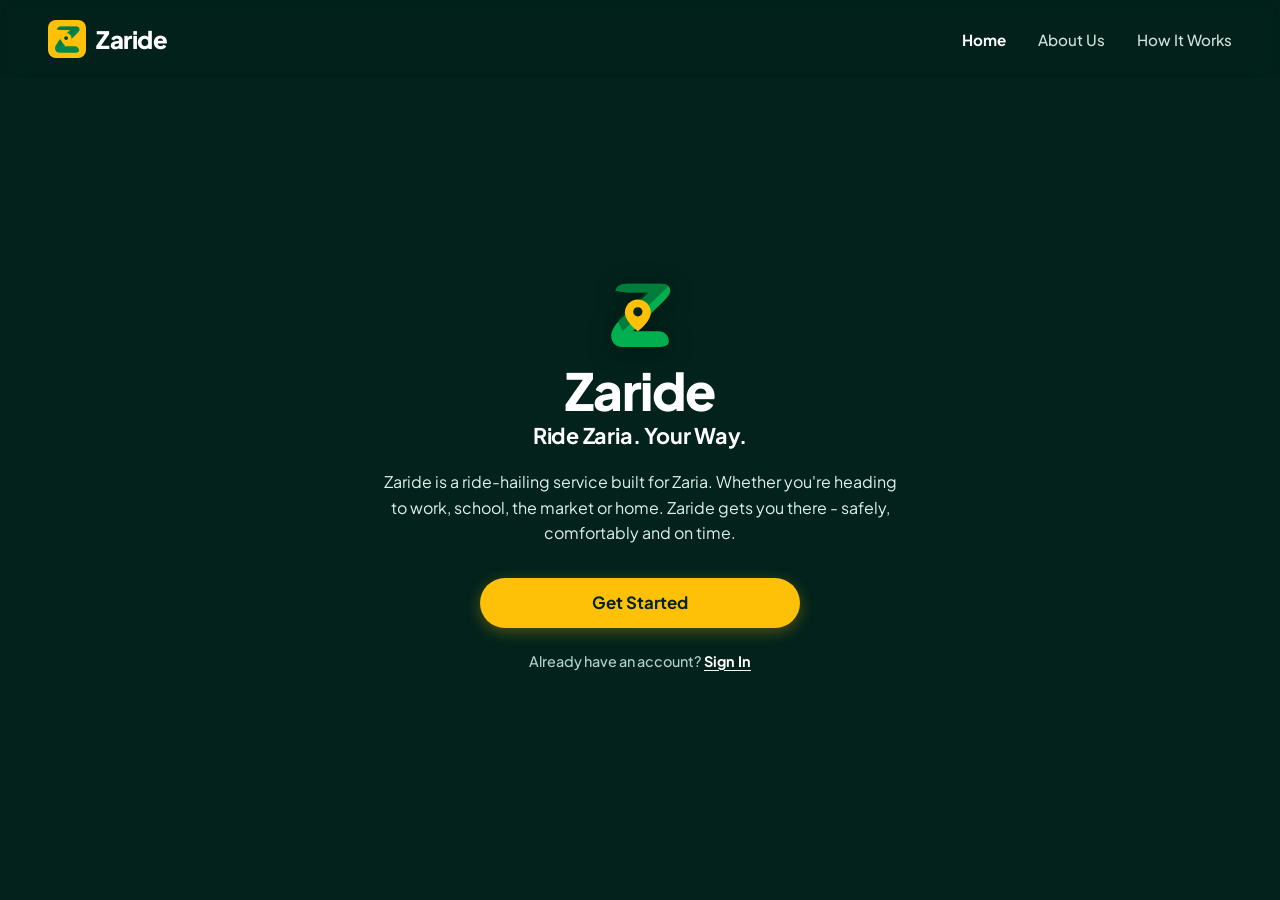
<file: index.html>
<!DOCTYPE html>
<html lang="en">
<head>
  <meta charset="UTF-8" />
  <meta name="viewport" content="width=device-width, initial-scale=1.0" />
  <title>Zaride - Ride Zaria. Your Way.</title>
  <!-- Google Fonts for sleek typography -->
  <link rel="preconnect" href="https://fonts.googleapis.com">
  <link rel="preconnect" href="https://fonts.gstatic.com" crossorigin>
  <link href="https://fonts.googleapis.com/css2?family=Plus+Jakarta+Sans:wght@400;500;600;700;800&display=swap" rel="stylesheet">
  <link rel="stylesheet" href="style.css" />
</head>
<body>

  <!-- Top Navigation Bar -->
  <header class="navbar">
    <div class="nav-container">
      <a href="#" class="brand-logo">
        <div class="logo-icon-wrapper">
          <!-- Stylized Z Logo SVG with Yellow Pin -->
          <svg class="nav-logo-svg" viewBox="0 0 500 500" fill="none" xmlns="http://www.w3.org/2000/svg">
            <path d="M 80,100 C 80,60 110,40 160,40 L 400,40 C 440,40 460,60 460,90 C 460,110 440,135 410,165 L 200,370 L 380,370 C 420,370 450,400 450,440 C 450,470 420,480 370,480 L 130,480 C 80,480 50,450 50,400 C 50,370 70,335 110,290 L 310,100 L 160,100 C 110,100 80,80 80,100 Z" fill="#008751"/>
            <path d="M 90,290 L 290,100 L 160,100 C 110,100 80,80 80,100 C 80,60 110,40 160,40 L 400,40 C 420,40 435,48 445,60 C 370,130 200,300 130,370 L 90,290 Z" fill="#00663d" opacity="0.4"/>
            <path d="M 235,150 C 185,150 145,190 145,240 C 145,305 235,370 235,370 C 235,370 325,305 325,240 C 325,190 285,150 235,150 Z" fill="#FFC107"/>
            <circle cx="235" cy="235" r="32" fill="#003d25"/>
          </svg>
        </div>
        <span class="brand-name">Zaride</span>
      </a>

      <nav class="nav-links">
        <a href="index.html" class="active">Home</a>
        <a href="about.html">About Us</a>
        <a href="how-it-works.html">How It Works</a>
      </nav>
    </div>
  </header>

  <!-- Hero Section -->
  <main class="hero-section" id="home">
    <div class="hero-content">
      
      <!-- Big Center Logo Pin -->
      <div class="center-logo">
        <svg class="hero-logo-svg" viewBox="0 0 500 500" fill="none" xmlns="http://www.w3.org/2000/svg">
          <path d="M 80,100 C 80,60 110,40 160,40 L 400,40 C 440,40 460,60 460,90 C 460,110 440,135 410,165 L 200,370 L 380,370 C 420,370 450,400 450,440 C 450,470 420,480 370,480 L 130,480 C 80,480 50,450 50,400 C 50,370 70,335 110,290 L 310,100 L 160,100 C 110,100 80,80 80,100 Z" fill="#00B050"/>
          <path d="M 90,290 L 290,100 L 160,100 C 110,100 80,80 80,100 C 80,60 110,40 160,40 L 400,40 C 420,40 435,48 445,60 C 370,130 200,300 130,370 L 90,290 Z" fill="#004D25" opacity="0.5"/>
          <path d="M 235,150 C 185,150 145,190 145,240 C 145,305 235,370 235,370 C 235,370 325,305 325,240 C 325,190 285,150 235,150 Z" fill="#FFC107"/>
          <circle cx="235" cy="235" r="32" fill="#02221b"/>
        </svg>
      </div>

      <!-- Main Headline -->
      <h1 class="hero-title">Zaride</h1>
      <p class="hero-subtitle">Ride Zaria. Your Way.</p>

      <!-- Custom Description Text -->
      <p class="hero-description">
        Zaride is a ride-hailing service built for Zaria. Whether you're heading to work, school, the market or home. Zaride gets you there - safely, comfortably and on time.
      </p>

      <!-- Action Button -->
      <a href="join.html" class="btn-primary">Get Started</a>

      <!-- Account Sign-in Link -->
      <p class="account-prompt">
        Already have an account? <a href="signin.html" class="signin-link" id="signInBtn">Sign In</a>
      </p>
      
    </div>
  </main>

  

  <script src="script.js"></script>
</body>
</html>
</file>
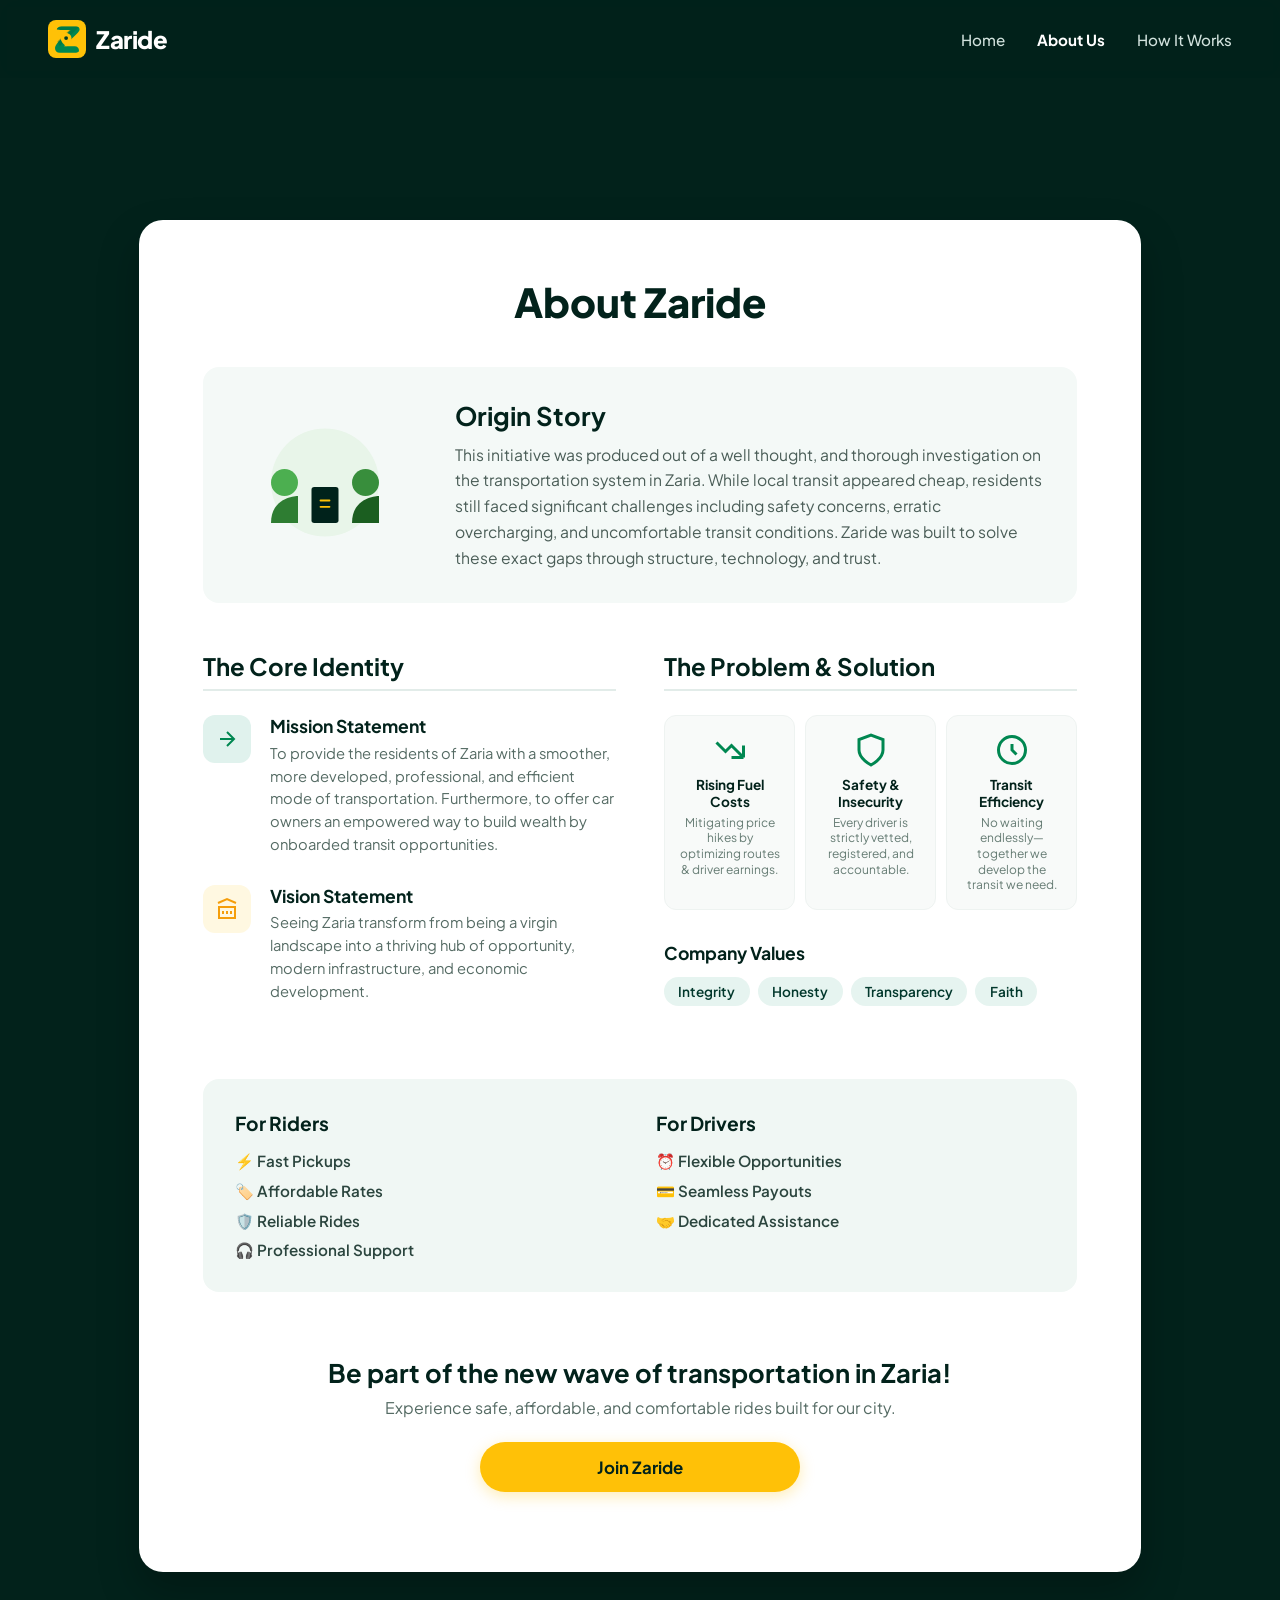
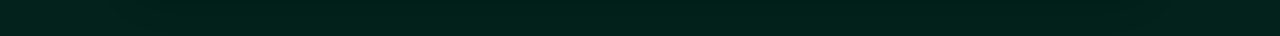
<file: about.html>
<!DOCTYPE html>
<html lang="en">
<head>
  <meta charset="UTF-8" />
  <meta name="viewport" content="width=device-width, initial-scale=1.0" />
  <title>About Us - Zaride</title>
  <link rel="preconnect" href="https://fonts.googleapis.com">
  <link rel="preconnect" href="https://fonts.gstatic.com" crossorigin>
  <link href="https://fonts.googleapis.com/css2?family=Plus+Jakarta+Sans:wght@400;500;600;700;800&display=swap" rel="stylesheet">
  <link rel="stylesheet" href="style.css" />
</head>
<body class="about-page-body">

  <!-- Navigation Bar -->
  <header class="navbar">
    <div class="nav-container">
      <a href="index.html" class="brand-logo">
        <div class="logo-icon-wrapper">
          <svg class="nav-logo-svg" viewBox="0 0 500 500" fill="none" xmlns="http://www.w3.org/2000/svg">
            <path d="M 80,100 C 80,60 110,40 160,40 L 400,40 C 440,40 460,60 460,90 C 460,110 440,135 410,165 L 200,370 L 380,370 C 420,370 450,400 450,440 C 450,470 420,480 370,480 L 130,480 C 80,480 50,450 50,400 C 50,370 70,335 110,290 L 310,100 L 160,100 C 110,100 80,80 80,100 Z" fill="#008751"/>
            <path d="M 90,290 L 290,100 L 160,100 C 110,100 80,80 80,100 C 80,60 110,40 160,40 L 400,40 C 420,40 435,48 445,60 C 370,130 200,300 130,370 L 90,290 Z" fill="#00663d" opacity="0.4"/>
            <path d="M 235,150 C 185,150 145,190 145,240 C 145,305 235,370 235,370 C 235,370 325,305 325,240 C 325,190 285,150 235,150 Z" fill="#FFC107"/>
            <circle cx="235" cy="235" r="32" fill="#003d25"/>
          </svg>
        </div>
        <span class="brand-name">Zaride</span>
      </a>

      <nav class="nav-links">
        <a href="index.html">Home</a>
        <a href="about.html" class="active">About Us</a>
        <a href="how-it-works.html">How It Works</a>
      </nav>
    </div>
  </header>

  <!-- Hero Header with Zaria Landmark Background -->
  <section class="about-hero">
    <div class="about-hero-overlay"></div>
  </section>

  <!-- Main Card Area -->
  <main class="about-card-wrapper">
    <div class="about-card">
      <h1 class="page-title">About Zaride</h1>

      <!-- Origin Story Section -->
      <section class="story-section">
        <div class="story-illustration">
          <!-- Team / Investigation Illustration Graphic -->
          <svg viewBox="0 0 200 150" fill="none" xmlns="http://www.w3.org/2000/svg">
            <circle cx="100" cy="75" r="60" fill="#E8F5E9"/>
            <path d="M40 120 C40 90 70 90 70 90 L70 120 Z" fill="#2E7D32"/>
            <circle cx="55" cy="75" r="15" fill="#4CAF50"/>
            <path d="M130 120 C130 90 160 90 160 90 L160 120 Z" fill="#1B5E20"/>
            <circle cx="145" cy="75" r="15" fill="#388E3C"/>
            <rect x="85" y="80" width="30" height="40" rx="3" fill="#00221B"/>
            <path d="M95 95 L105 95 M95 102 L105 102" stroke="#FFC107" stroke-width="2" stroke-linecap="round"/>
          </svg>
        </div>
        <div class="story-text">
          <h2>Origin Story</h2>
          <p>
            This initiative was produced out of a well thought, and thorough investigation on the transportation system in Zaria. While local transit appeared cheap, residents still faced significant challenges including safety concerns, erratic overcharging, and uncomfortable transit conditions. Zaride was built to solve these exact gaps through structure, technology, and trust.
          </p>
        </div>
      </section>

      <!-- Grid for Identity & Problem/Solution -->
      <div class="about-grid">
        
        <!-- Column 1: Core Identity -->
        <div class="grid-col">
          <h2 class="col-title">The Core Identity</h2>
          
          <div class="identity-block">
            <div class="icon-wrap green-bg">
              <svg viewBox="0 0 24 24" fill="none" stroke="currentColor" stroke-width="2"><path d="M5 12h14M12 5l7 7-7 7"/></svg>
            </div>
            <div>
              <h3>Mission Statement</h3>
              <p>To provide the residents of Zaria with a smoother, more developed, professional, and efficient mode of transportation. Furthermore, to offer car owners an empowered way to build wealth by onboarded transit opportunities.</p>
            </div>
          </div>

          <div class="identity-block">
            <div class="icon-wrap yellow-bg">
              <svg viewBox="0 0 24 24" fill="none" stroke="currentColor" stroke-width="2"><path d="M3 21h18M3 10h18M3 6l9-4 9 4M4 10v11M20 10v11M8 14v3M12 14v3M16 14v3"/></svg>
            </div>
            <div>
              <h3>Vision Statement</h3>
              <p>Seeing Zaria transform from being a virgin landscape into a thriving hub of opportunity, modern infrastructure, and economic development.</p>
            </div>
          </div>
        </div>

        <!-- Column 2: The Problem & Solution -->
        <div class="grid-col">
          <h2 class="col-title">The Problem & Solution</h2>

          <div class="prob-sol-items">
            <div class="ps-card">
              <div class="ps-icon"><svg viewBox="0 0 24 24" stroke="currentColor" fill="none" stroke-width="2"><path d="M13 17h8m0 0V9m0 8l-8-8-4 4-6-6"/></svg></div>
              <h4>Rising Fuel Costs</h4>
              <p>Mitigating price hikes by optimizing routes & driver earnings.</p>
            </div>

            <div class="ps-card">
              <div class="ps-icon"><svg viewBox="0 0 24 24" stroke="currentColor" fill="none" stroke-width="2"><path d="M12 22s8-4 8-10V5l-8-3-8 3v7c0 6 8 10 8 10z"/></svg></div>
              <h4>Safety & Insecurity</h4>
              <p>Every driver is strictly vetted, registered, and accountable.</p>
            </div>

            <div class="ps-card">
              <div class="ps-icon"><svg viewBox="0 0 24 24" stroke="currentColor" fill="none" stroke-width="2"><path d="M12 8v4l3 3m6-3a9 9 0 11-18 0 9 9 0 0118 0z"/></svg></div>
              <h4>Transit Efficiency</h4>
              <p>No waiting endlessly—together we develop the transit we need.</p>
            </div>
          </div>

          <!-- Company Values -->
          <div class="values-section">
            <h3 class="sub-title">Company Values</h3>
            <div class="values-tags">
              <span>Integrity</span>
              <span>Honesty</span>
              <span>Transparency</span>
              <span>Faith</span>
            </div>
          </div>
        </div>
      </div>

      <!-- Market Differentiation: Riders & Drivers -->
      <section class="differentiation-section">
        <div class="diff-col">
          <h3>For Riders</h3>
          <ul class="diff-list">
            <li>⚡ Fast Pickups</li>
            <li>🏷️ Affordable Rates</li>
            <li>🛡️ Reliable Rides</li>
            <li>🎧 Professional Support</li>
          </ul>
        </div>
        <div class="diff-col">
          <h3>For Drivers</h3>
          <ul class="diff-list">
            <li>⏰ Flexible Opportunities</li>
            <li>💳 Seamless Payouts</li>
            <li>🤝 Dedicated Assistance</li>
          </ul>
        </div>
      </section>

      <!-- Bottom Call to Action -->
      <section class="about-cta">
        <h2>Be part of the new wave of transportation in Zaria!</h2>
        <p>Experience safe, affordable, and comfortable rides built for our city.</p>
        <a href="index.html#get-started" class="btn-primary">Join Zaride</a>
      </section>

    </div>
  </main>

  <script src="script.js"></script>
</body>
</html>
</file>
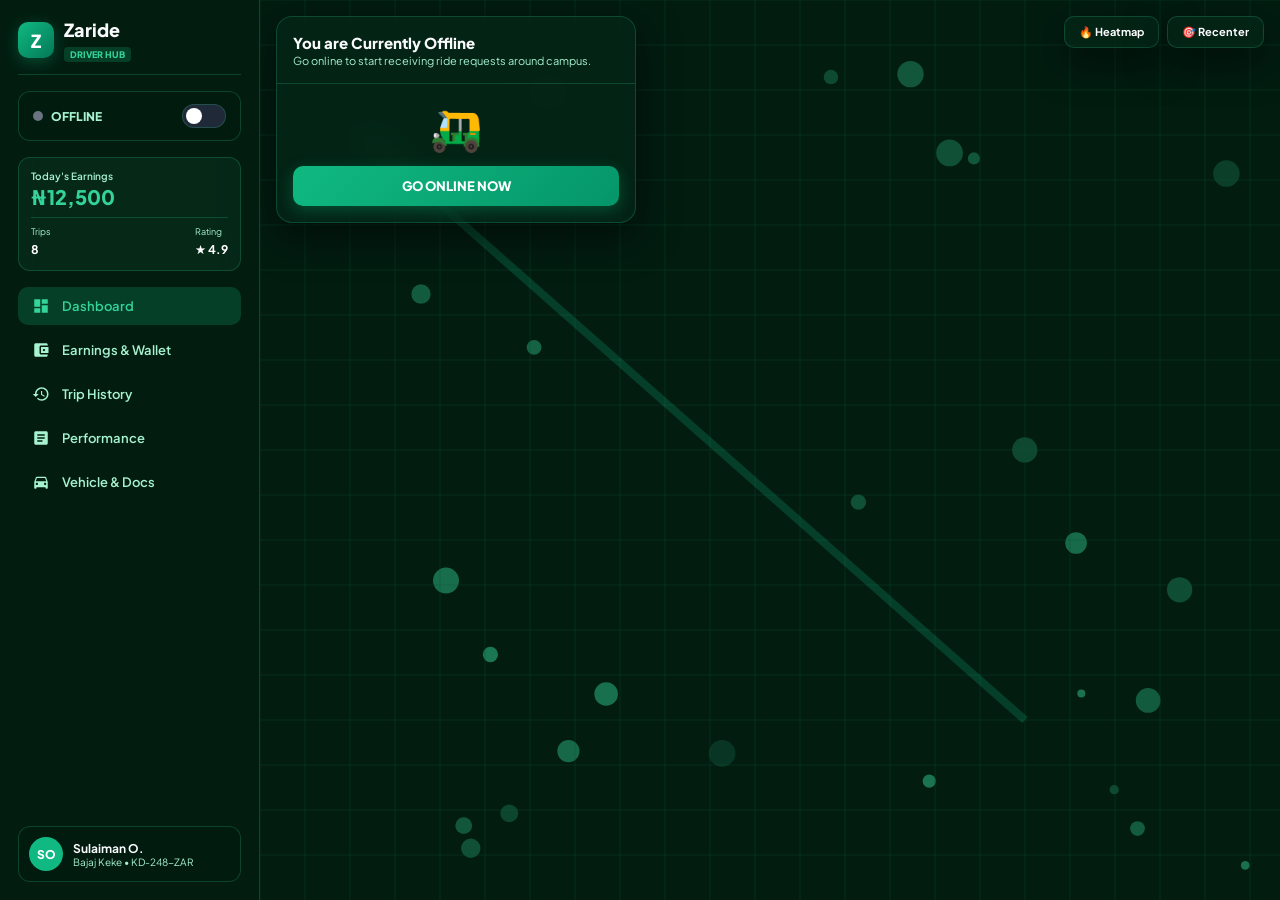
<file: driversdashboard.html>
<!DOCTYPE html>
<html lang="en">
<head>
  <meta charset="UTF-8" />
  <meta name="viewport" content="width=device-width, initial-scale=1.0, maximum-scale=1.0, user-scalable=no" />
  <title>Zaride Driver - Dashboard</title>
  <link rel="preconnect" href="https://fonts.googleapis.com">
  <link rel="preconnect" href="https://fonts.gstatic.com" crossorigin>
  <link href="https://fonts.googleapis.com/css2?family=Plus+Jakarta+Sans:wght@400;500;600;700;800&display=swap" rel="stylesheet">
  <link rel="stylesheet" href="dashboard-style.css" />
</head>
<body>

  <!-- DESKTOP SIDEBAR -->
  <aside class="sidebar">
    <div class="brand">
      <div class="brand-logo">Z</div>
      <div>
        <div class="brand-title">Zaride</div>
        <span class="brand-badge">DRIVER HUB</span>
      </div>
    </div>

    <!-- ONLINE / OFFLINE TOGGLE WIDGET -->
    <div class="status-toggle-card">
      <div class="toggle-info">
        <span class="status-indicator" id="sidebar-status-dot"></span>
        <span class="status-text" id="sidebar-status-text">OFFLINE</span>
      </div>
      <label class="switch">
        <input type="checkbox" id="driver-status-toggle" onchange="toggleOnlineStatus(this.checked)">
        <span class="slider round"></span>
      </label>
    </div>

    <!-- DAILY METRICS CARD -->
    <div class="quick-stats-card">
      <div class="qs-item">
        <span class="qs-label">Today's Earnings</span>
        <span class="qs-value highlight" id="today-earnings">₦12,500</span>
      </div>
      <div class="qs-divider"></div>
      <div class="qs-row">
        <div>
          <span class="qs-sublabel">Trips</span>
          <span class="qs-subval" id="today-trips">8</span>
        </div>
        <div>
          <span class="qs-sublabel">Rating</span>
          <span class="qs-subval" id="driver-rating">★ 4.9</span>
        </div>
      </div>
    </div>

    <!-- NAVIGATION MENU -->
    <nav class="nav-menu">
      <button class="nav-item active" id="nav-dashboard" onclick="switchTab('dashboard')">
        <svg viewBox="0 0 24 24"><path d="M3 13h8V3H3v10zm0 8h8v-6H3v6zm10 0h8V11h-8v10zm0-18v6h8V3h-8z"/></svg>
        <span>Dashboard</span>
      </button>
      <button class="nav-item" id="nav-earnings" onclick="switchTab('earnings')">
        <svg viewBox="0 0 24 24"><path d="M21 18v1c0 1.1-.9 2-2 2H5c-1.11 0-2-.9-2-2V5c0-1.1.89-2 2-2h14c1.1 0 2 .9 2 2v1h-9c-1.11 0-2 .9-2 2v8c0 1.1.89 2 2 2h9zm-9-2h10V8H12v8zm4-2.5c-.83 0-1.5-.67-1.5-1.5s.67-1.5 1.5-1.5 1.5.67 1.5 1.5-.67 1.5-1.5 1.5z"/></svg>
        <span>Earnings & Wallet</span>
      </button>
      <button class="nav-item" id="nav-history" onclick="switchTab('history')">
        <svg viewBox="0 0 24 24"><path d="M13 3c-4.97 0-9 4.03-9 9H1l3.89 3.89.07.14L9 12H6c0-3.87 3.13-7 7-7s7 3.13 7 7-3.13 7-7 7c-1.93 0-3.68-.79-4.94-2.06l-1.42 1.42C8.27 19.99 10.51 21 13 21c4.97 0 9-4.03 9-9s-4.03-9-9-9zm-1 5v5l4.28 2.54.72-1.21-3.5-2.08V8H12z"/></svg>

        <span>Trip History</span>
      </button>
      <button class="nav-item" id="nav-performance" onclick="switchTab('performance')">
        <svg viewBox="0 0 24 24"><path d="M19 3H5c-1.1 0-2 .9-2 2v14c0 1.1.9 2 2 2h14c1.1 0 2-.9 2-2V5c0-1.1-.9-2-2-2zm-5 14H7v-2h7v2zm3-4H7v-2h10v2zm0-4H7V7h10v2z"/></svg>

        <span>Performance</span>
      </button>
      <button class="nav-item" id="nav-vehicle" onclick="switchTab('vehicle')">
        <svg viewBox="0 0 24 24"><path d="M18.92 6.01C18.72 5.42 18.16 5 17.5 5h-11c-.66 0-1.21.42-1.42 1.01L3 12v8c0 .55.45 1 1 1h1c.55 0 1-.45 1-1v-1h12v1c0 .55.45 1 1 1h1c.55 0 1-.45 1-1v-8l-2.08-5.99zM6.5 16c-.83 0-1.5-.67-1.5-1.5S5.67 13 6.5 13s1.5.67 1.5 1.5S7.33 16 6.5 16zm11 0c-.83 0-1.5-.67-1.5-1.5s.67-1.5 1.5-1.5 1.5.67 1.5 1.5-.67 1.5-1.5 1.5zM5 11l1.5-4.5h11L19 11H5z"/></svg>

        <span>Vehicle & Docs</span>
      </button>
    </nav>

    <!-- DRIVER PROFILE FOOTER -->
    <div class="user-widget">
      <div class="user-avatar">SO</div>
      <div class="user-info">
        <div class="user-name">Sulaiman O.</div>
        <div class="user-role">Bajaj Keke • KD-248-ZAR</div>
      </div>
    </div>
  </aside>

  <!-- MAIN CANVAS & DRIVER INTERFACE MAP -->
  <main class="main-wrapper">
    <div class="map-container">
      <canvas id="map-canvas"></canvas>
    </div>

    <!-- MAP OVERLAY BUTTONS -->
    <div class="map-controls">
      <button class="map-btn glass-btn" onclick="toggleSurgeHeatmap()">🔥 Heatmap</button>
      <button class="map-btn glass-btn" onclick="recenterMap()">🎯 Recenter</button>
    </div>

    <!-- DRIVER FLOATING PANELS -->
    <div class="panel-container">

      <!-- 1. OFFLINE / STANDBY PANEL -->
      <div class="card-panel glass-panel active" id="panel-offline">
        <div class="panel-header">
          <h3>You are Currently Offline</h3>
          <p>Go online to start receiving ride requests around campus.</p>
        </div>
        <div class="panel-body text-center">
          <div class="offline-hero-icon">🛺</div>
          <button class="btn-primary" onclick="triggerOnlineFromPanel()">GO ONLINE NOW</button>
        </div>
      </div>

      <!-- 2. ONLINE / SEARCHING FOR RIDES PANEL -->
      <div class="card-panel glass-panel" id="panel-online-idle">
        <div class="panel-header">
          <div class="badge-status-online">● ONLINE & READY</div>
          <h3>Looking for Requests...</h3>
          <p>High demand detected around Main Campus Gate.</p>
        </div>
        <div class="panel-body text-center">
          <div class="pulse-radar">
            <div class="p-wave"></div>
            <div class="p-wave"></div>
            <div class="p-wave"></div>
            <span class="p-icon">📍</span>
          </div>
          <p class="sub-text">Stay near busy hubs for faster matching.</p>
        </div>
      </div>

      <!-- 3. ACTIVE TRIP STAGE 1: NAVIGATING TO PICKUP -->
      <div class="card-panel glass-panel" id="panel-enroute-pickup">
        <div class="panel-header">
          <span class="status-pill green">STAGE 1: EN-ROUTE TO PICKUP</span>
          <h3 id="rider-name-pickup">Passenger: Zainab A.</h3>
          <p id="pickup-eta-text">3 mins away • 600m</p>
        </div>
        <div class="panel-body">
          <div class="location-box">
            <div class="loc-row">
              <span class="dot green"></span>
              <div>
                <span class="loc-title">Pickup Location</span>
                <p class="loc-desc" id="p-pickup-address">Main Campus ABU (North Gate)</p>
              </div>
            </div>
          </div>
          <div class="action-grid">
            <button class="btn-secondary glass-btn" onclick="callRider()">📞 Call</button>
            <button class="btn-secondary glass-btn" onclick="chatRider()">💬 Chat</button>
          </div>
          <button class="btn-primary" onclick="arriveAtPickup()">I HAVE ARRIVED</button>
          <button class="btn-text-danger" onclick="openCancelModal()">Cancel Ride</button>
        </div>
      </div>

      <!-- 4. ACTIVE TRIP STAGE 2: WAITING & START TRIP -->
      <div class="card-panel glass-panel" id="panel-waiting-rider">
        <div class="panel-header">
          <span class="status-pill yellow">STAGE 2: WAITING FOR PASSENGER</span>
          <h3>Passenger Notified</h3>
          <p>Waiting Timer: <strong id="wait-timer" class="text-accent">01:45</strong></p>
        </div>
        <div class="panel-body">
          <div class="location-box">
            <div class="loc-row">
              <span class="dot red"></span>
              <div>
                <span class="loc-title">Destination</span>
                <p class="loc-desc" id="p-drop-address">Congo Campus (Ahmadu Bello Way)</p>
              </div>
            </div>
          </div>
          <div class="fare-tag">Est. Fare: <strong id="p-est-fare">₦400</strong> (Cash)</div>
          <button class="btn-primary success" onclick="startRideTransit()">SLIDE TO START TRIP</button>
        </div>
      </div>

      <!-- 5. ACTIVE TRIP STAGE 3: IN TRANSIT -->
      <div class="card-panel glass-panel" id="panel-in-transit">
        <div class="panel-header">
          <span class="status-pill green">STAGE 3: IN TRANSIT TO DESTINATION</span>
          <h3>On The Way...</h3>
          <p>Speed: <strong id="current-speed">24 km/h</strong> (Limit: 30 km/h)</p>
        </div>
        <div class="panel-body">
          <div class="progress-bar">
            <div class="progress-fill" id="trip-progress-fill"></div>
          </div>
          <div class="stats-row">
            <div class="stat-box">
              <span class="lbl">Dist Left</span>
              <span class="val" id="transit-dist">1.8 km</span>
            </div>
            <div class="stat-box">
              <span class="lbl">ETA</span>
              <span class="val" id="transit-eta">5 mins</span>
            </div>
            <div class="stat-box">
              <span class="lbl">Fare</span>
              <span class="val text-accent" id="transit-fare">₦400</span>
            </div>
          </div>
          <button class="btn-primary success" onclick="completeTripAndCollect()">COMPLETE TRIP</button>
          <button class="btn-danger-sos" onclick="triggerSOS()">🚨 SOS EMERGENCY</button>
        </div>
      </div>

    </div>
  </main>

  <!-- POPUP 1: INCOMING RIDE REQUEST OVERLAY -->
  <div class="modal-overlay glass-modal-overlay" id="modal-request">
    <div class="request-card glass-modal">
      <div class="timer-bar"><div class="timer-fill" id="request-timer-fill"></div></div>
      <div class="req-header">
        <span class="badge-req">NEW RIDE REQUEST</span>
        <h2 class="req-fare" id="req-fare-val">₦400</h2>
        <span class="req-pay-type" id="req-pay-method">Cash Payment</span>
      </div>

      <div class="req-rider-info">
        <div class="r-avatar">ZA</div>
        <div>
          <div class="r-name" id="req-rider-name">Zainab A.</div>
          <div class="r-rating">★ 4.9 (24 Trips)</div>
        </div>
      </div>

      <div class="req-route-box">
        <div class="r-point"><span class="dot green"></span> <span id="req-pickup">Main Campus ABU Gate</span></div>
        <div class="r-line"></div>
        <div class="r-point"><span class="dot red"></span> <span id="req-drop">Congo Campus</span></div>
      </div>

      <div class="req-meta-row">
        <span>Est. Dist: <strong>2.4 km</strong></span>
        <span>Pickup: <strong>3 mins away</strong></span>
      </div>

      <div class="req-actions">
        <button class="btn-decline glass-btn" onclick="declineRequest()">Decline</button>
        <button class="btn-accept" onclick="acceptRequest()">ACCEPT RIDE</button>
      </div>
    </div>
  </div>

  <!-- POPUP 2: FARE SUMMARY & RATING PASSENGER -->
  <div class="modal-overlay glass-modal-overlay" id="modal-fare-summary">
    <div class="modal-box glass-modal text-center">
      <div class="party-emoji">🏁</div>
      <h3>Trip Completed!</h3>
      <p>Collect payment from passenger</p>

      <div class="collect-fare-card">
        <span class="collect-lbl">COLLECT CASH</span>
        <h1 class="collect-val" id="collect-amount">₦400</h1>
        <span class="collect-sub" id="collect-method-sub">Cash Trip • Base + Distance</span>
      </div>

      <div class="rate-section">
        <p>Rate Passenger:</p>
        <div class="star-row">
          <span class="star active" onclick="setPassengerRating(1)">★</span>
          <span class="star active" onclick="setPassengerRating(2)">★</span>
          <span class="star active" onclick="setPassengerRating(3)">★</span>
          <span class="star active" onclick="setPassengerRating(4)">★</span>
          <span class="star active" onclick="setPassengerRating(5)">★</span>
        </div>
      </div>

      <button class="btn-primary" onclick="finishFareCollection()">CONFIRM & COMPLETE</button>
    </div>
  </div>

  <!-- POPUP 3: CANCEL TRIP REASON MODAL -->
  <div class="modal-overlay glass-modal-overlay" id="modal-cancel">
    <div class="modal-box glass-modal">
      <h3>Cancel Trip</h3>
      <p>Select a reason for canceling:</p>
      <div class="radio-list">
        <label class="radio-item"><input type="radio" name="cancel" checked /> Rider didn't show up</label>
        <label class="radio-item"><input type="radio" name="cancel" /> Unreachable / Phone off</label>
        <label class="radio-item"><input type="radio" name="cancel" /> Vehicle mechanical issue</label>
      </div>
      <div class="modal-btns">
        <button class="btn-secondary glass-btn" onclick="closeCancelModal()">Go Back</button>
        <button class="btn-danger" onclick="confirmCancelRide()">Cancel Ride</button>
      </div>
    </div>
  </div>

  <!-- SLIDE-OVER MODALS (EARNINGS, HISTORY, PERFORMANCE, VEHICLE) -->

  <!-- EARNINGS & WALLET MODAL -->
  <div class="slide-modal glass-slide" id="modal-earnings">
    <div class="slide-header">
      <h3>Earnings & Wallet</h3>
      <button class="close-btn" onclick="closeModals()">✕</button>
    </div>
    <div class="wallet-balance-card">
      <span class="wb-label">Available Balance</span>
      <h2 class="wb-val">₦28,450.00</h2>
      <button class="btn-primary success" onclick="alert('Payout requested! Funds transferred to your linked bank account.')">Payout to Bank Account</button>
    </div>

    <h4 class="section-title">Weekly Performance</h4>
    <div class="earnings-chart-placeholder">
      <div class="bar-col"><div class="bar-fill" style="height: 60%"></div><span>Mon</span></div>
      <div class="bar-col"><div class="bar-fill" style="height: 80%"></div><span>Tue</span></div>
      <div class="bar-col"><div class="bar-fill" style="height: 45%"></div><span>Wed</span></div>
      <div class="bar-col"><div class="bar-fill" style="height: 95%"></div><span>Thu</span></div>
      <div class="bar-col"><div class="bar-fill" style="height: 70%"></div><span>Fri</span></div>
      <div class="bar-col"><div class="bar-fill" style="height: 30%"></div><span>Sat</span></div>
      <div class="bar-col"><div class="bar-fill" style="height: 10%"></div><span>Sun</span></div>
    </div>
  </div>

  <!-- TRIP HISTORY MODAL -->
  <div class="slide-modal glass-slide" id="modal-history">
    <div class="slide-header">
      <h3>Trip History</h3>
      <button class="close-btn" onclick="closeModals()">✕</button>
    </div>
    <div class="history-list">
      <div class="h-item glass-card">
        <div>
          <h5>Main Campus ➔ Congo Campus</h5>
          <p>Today, 09:42 AM • Zainab A.</p>
        </div>
        <span class="h-price">+₦400</span>
      </div>
      <div class="h-item glass-card">
        <div>
          <h5>North Gate ➔ Kwangila</h5>
          <p>Today, 08:15 AM • Ibrahim M.</p>
        </div>
        <span class="h-price">+₦700</span>
      </div>
      <div class="h-item glass-card">
        <div>
          <h5>Sulaiman Hostel ➔ Assembly Hall</h5>
          <p>Yesterday, 04:20 PM • Maryam K.</p>
        </div>
        <span class="h-price">+₦200</span>
      </div>
    </div>
  </div>

  <!-- PERFORMANCE MODAL -->
  <div class="slide-modal glass-slide" id="modal-performance">
    <div class="slide-header">
      <h3>Performance Metrics</h3>
      <button class="close-btn" onclick="closeModals()">✕</button>
    </div>
    <div class="perf-grid">
      <div class="perf-card glass-card">
        <span class="p-title">Acceptance Rate</span>
        <span class="p-val text-accent">96%</span>
      </div>
      <div class="perf-card glass-card">
        <span class="p-title">Cancellation Rate</span>
        <span class="p-val text-green">2%</span>
      </div>
      <div class="perf-card glass-card">
        <span class="p-title">Total Trips</span>
        <span class="p-val">342</span>
      </div>
      <div class="perf-card glass-card">
        <span class="p-title">Overall Rating</span>
        <span class="p-val text-yellow">★ 4.9</span>
      </div>
    </div>
  </div>

  <!-- VEHICLE & DOCS MODAL -->
  <div class="slide-modal glass-slide" id="modal-vehicle">
    <div class="slide-header">
      <h3>Vehicle & Documents</h3>
      <button class="close-btn" onclick="closeModals()">✕</button>
    </div>
    <div class="v-details-box glass-card">
      <h4>Registered Vehicle</h4>
      <p>Bajaj RE Auto-Rickshaw (Keke)</p>
      <span class="plate-tag">KD-248-ZAR</span>
    </div>
    <h4 class="section-title">Compliance Documents</h4>
    <div class="doc-row glass-card">
      <span>Drivers License</span>
      <span class="status-tag verified">VERIFIED ✓</span>
    </div>
    <div class="doc-row glass-card">
      <span>Vehicle Inspection</span>
      <span class="status-tag verified">VERIFIED ✓</span>
    </div>
    <div class="doc-row glass-card">
      <span>Campus Permit</span>
      <span class="status-tag verified">ACTIVE ✓</span>
    </div>
  </div>

  <!-- MOBILE BOTTOM NAVIGATION -->
  <nav class="mobile-bottom-nav">
    <button class="m-nav-item active" id="m-nav-dashboard" onclick="switchTab('dashboard')">
      <svg viewBox="0 0 24 24"><path d="M3 13h8V3H3v10zm0 8h8v-6H3v6zm10 0h8V11h-8v10zm0-18v6h8V3h-8z"/></svg>
      <span>Drive</span>
    </button>
    <button class="m-nav-item" id="m-nav-earnings" onclick="switchTab('earnings')">
      <svg viewBox="0 0 24 24"><path d="M21 18v1c0 1.1-.9 2-2 2H5c-1.11 0-2-.9-2-2V5c0-1.1.89-2 2-2h14c1.1 0 2 .9 2 2v1h-9c-1.11 0-2 .9-2 2v8c0 1.1.89 2 2 2h9zm-9-2h10V8H12v8zm4-2.5c-.83 0-1.5-.67-1.5-1.5s.67-1.5 1.5-1.5 1.5.67 1.5 1.5-.67 1.5-1.5 1.5z"/></svg>
      <span>Wallet</span>
    </button>
    <button class="m-nav-item" id="m-nav-history" onclick="switchTab('history')">
      <svg viewBox="0 0 24 24"><path d="M13 3c-4.97 0-9 4.03-9 9H1l3.89 3.89.07.14L9 12H6c0-3.87 3.13-7 7-7s7 3.13 7 7-3.13 7-7 7c-1.93 0-3.68-.79-4.94-2.06l-1.42 1.42C8.27 19.99 10.51 21 13 21c4.97 0 9-4.03 9-9s-4.03-9-9-9zm-1 5v5l4.28 2.54.72-1.21-3.5-2.08V8H12z"/></svg>
      <span>Trips</span>
    </button>
    <button class="m-nav-item" id="m-nav-vehicle" onclick="switchTab('vehicle')">
      <svg viewBox="0 0 24 24"><path d="M18.92 6.01C18.72 5.42 18.16 5 17.5 5h-11c-.66 0-1.21.42-1.42 1.01L3 12v8c0 .55.45 1 1 1h1c.55 0 1-.45 1-1v-1h12v1c0 .55.45 1 1 1h1c.55 0 1-.45 1-1v-8l-2.08-5.99zM6.5 16c-.83 0-1.5-.67-1.5-1.5S5.67 13 6.5 13s1.5.67 1.5 1.5S7.33 16 6.5 16zm11 0c-.83 0-1.5-.67-1.5-1.5s.67-1.5 1.5-1.5 1.5.67 1.5 1.5-.67 1.5-1.5 1.5zM5 11l1.5-4.5h11L19 11H5z"/></svg>
      <span>Vehicle</span>
    </button>
  </nav>

  <script src="driversdashboard-script.js"></script>
</body>
</html>
</file>
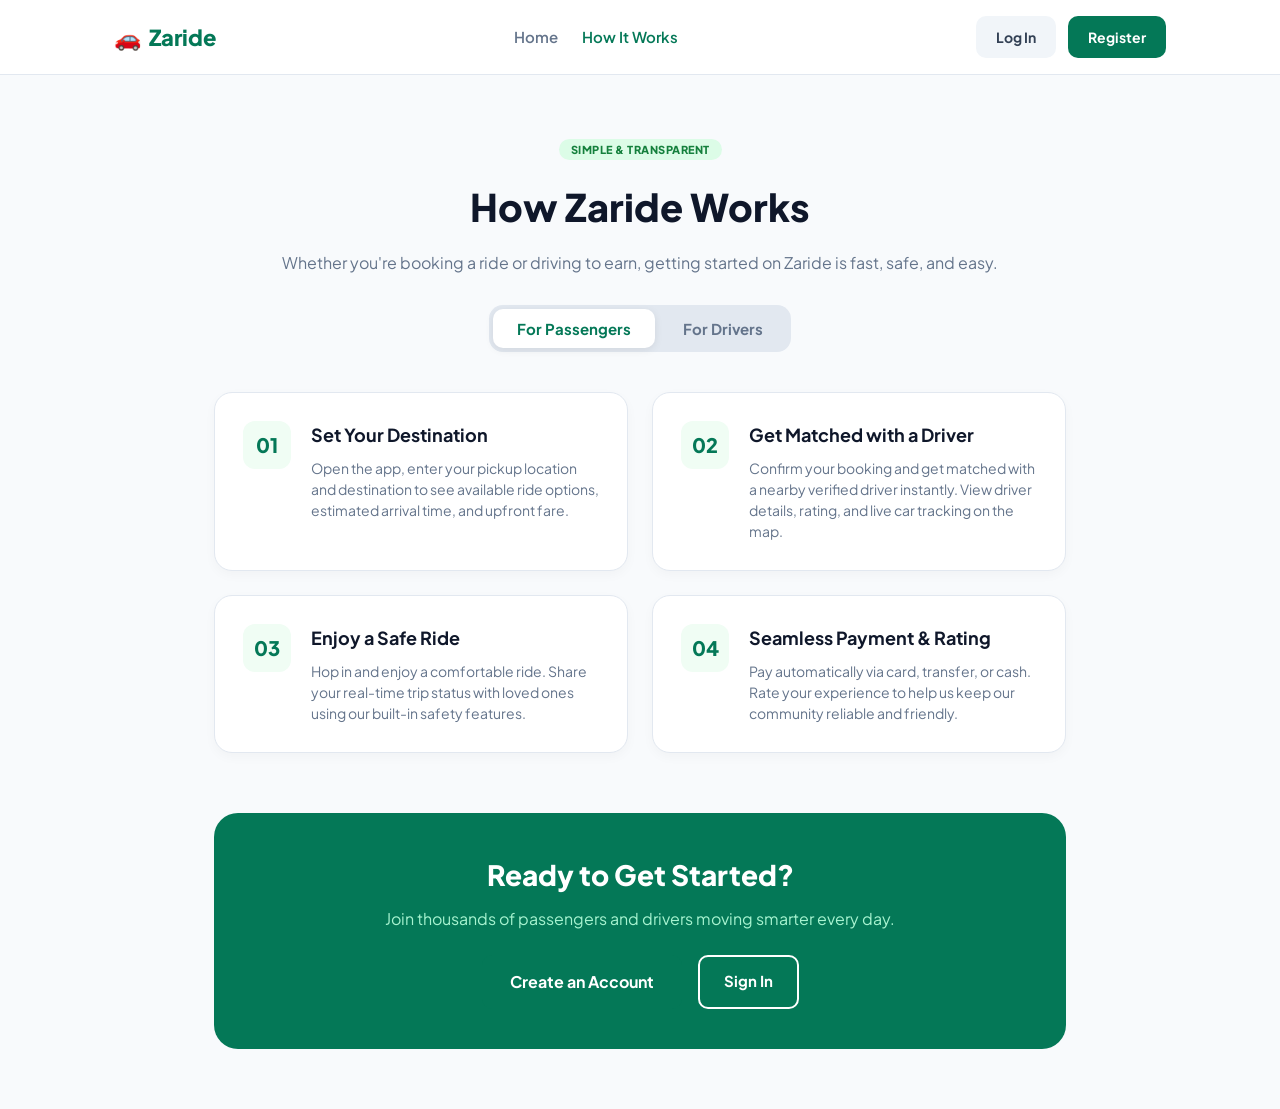
<file: how-it-works.html>
<!DOCTYPE html>
<html lang="en">
<head>
  <meta charset="UTF-8" />
  <meta name="viewport" content="width=device-width, initial-scale=1.0" />
  <title>How It Works - Zaride</title>
  <link rel="preconnect" href="https://fonts.googleapis.com">
  <link rel="preconnect" href="https://fonts.gstatic.com" crossorigin>
  <link href="https://fonts.googleapis.com/css2?family=Plus+Jakarta+Sans:wght@400;500;600;700;800&display=swap" rel="stylesheet">
  <link rel="stylesheet" href="how-it-works.css" />
</head>
<body>

  <!-- TOP NAVIGATION HEADER -->
  <header class="navbar">
    <div class="nav-container">
      <a href="index.html" class="logo">
        <span class="logo-icon">🚗</span> Zaride
      </a>

      <nav class="nav-links">
        <a href="index.html" class="nav-link">Home</a>
        <a href="how-it-works.html" class="nav-link active">How It Works</a>
      </nav>

      <div class="nav-actions">
        <a href="signin.html" class="btn-secondary">Log In</a>
        <a href="join.html" class="btn-primary">Register</a>
      </div>
    </div>
  </header>

  <!-- HERO SECTION -->
  <section class="hero-section">
    <div class="hero-content">
      <span class="badge">SIMPLE & TRANSPARENT</span>
      <h1>How Zaride Works</h1>
      <p>Whether you're booking a ride or driving to earn, getting started on Zaride is fast, safe, and easy.</p>
    </div>
  </section>

  <!-- TAB SWITCHER (PASSENGER / DRIVER) -->
  <div class="tabs-container">
    <div class="tabs-wrapper">
      <button class="tab-btn active" id="passengerTab" onclick="switchTab('passenger')">For Passengers</button>
      <button class="tab-btn" id="driverTab" onclick="switchTab('driver')">For Drivers</button>
    </div>
  </div>

  <!-- PASSENGER STEPS SECTION -->
  <section class="steps-section tab-content active" id="passengerSteps">
    <div class="section-container">
      
      <div class="step-card">
        <div class="step-number">01</div>
        <div class="step-info">
          <h3>Set Your Destination</h3>
          <p>Open the app, enter your pickup location and destination to see available ride options, estimated arrival time, and upfront fare.</p>
        </div>
      </div>

      <div class="step-card">
        <div class="step-number">02</div>
        <div class="step-info">
          <h3>Get Matched with a Driver</h3>
          <p>Confirm your booking and get matched with a nearby verified driver instantly. View driver details, rating, and live car tracking on the map.</p>
        </div>
      </div>

      <div class="step-card">
        <div class="step-number">03</div>
        <div class="step-info">
          <h3>Enjoy a Safe Ride</h3>
          <p>Hop in and enjoy a comfortable ride. Share your real-time trip status with loved ones using our built-in safety features.</p>
        </div>
      </div>

      <div class="step-card">
        <div class="step-number">04</div>
        <div class="step-info">
          <h3>Seamless Payment & Rating</h3>
          <p>Pay automatically via card, transfer, or cash. Rate your experience to help us keep our community reliable and friendly.</p>
        </div>
      </div>

    </div>
  </section>

  <!-- DRIVER STEPS SECTION -->
  <section class="steps-section tab-content" id="driverSteps">
    <div class="section-container">
      
      <div class="step-card">
        <div class="step-number">01</div>
        <div class="step-info">
          <h3>Register & Upload Documents</h3>
          <p>Sign up as a driver partner, submit your driver's license, vehicle papers, and complete a quick background check.</p>
        </div>
      </div>

      <div class="step-card">
        <div class="step-number">02</div>
        <div class="step-info">
          <h3>Go Online & Accept Requests</h3>
          <p>Turn on driver mode whenever you're ready to earn. Receive trip requests nearby and accept rides that fit your route.</p>
        </div>
      </div>

      <div class="step-card">
        <div class="step-number">03</div>
        <div class="step-info">
          <h3>Pick Up & Complete Rides</h3>
          <p>Follow clear in-app GPS navigation to pick up passengers and guide you smoothly to their destination.</p>
        </div>
      </div>

      <div class="step-card">
        <div class="step-number">04</div>
        <div class="step-info">
          <h3>Get Paid Instantly</h3>
          <p>Track your daily earnings directly in the app and request instant payouts straight to your bank account anytime.</p>
        </div>
      </div>

    </div>
  </section>

  <!-- CTA BANNER -->
  <section class="cta-section">
    <div class="cta-card">
      <h2>Ready to Get Started?</h2>
      <p>Join thousands of passengers and drivers moving smarter every day.</p>
      <div class="cta-actions">
        <a href="join.html" class="btn-primary btn-large">Create an Account</a>
        <a href="signin.html" class="btn-outline">Sign In</a>
      </div>
    </div>
  </section>

  <script src="how-it-works.js"></script>
</body>
</html>
</file>
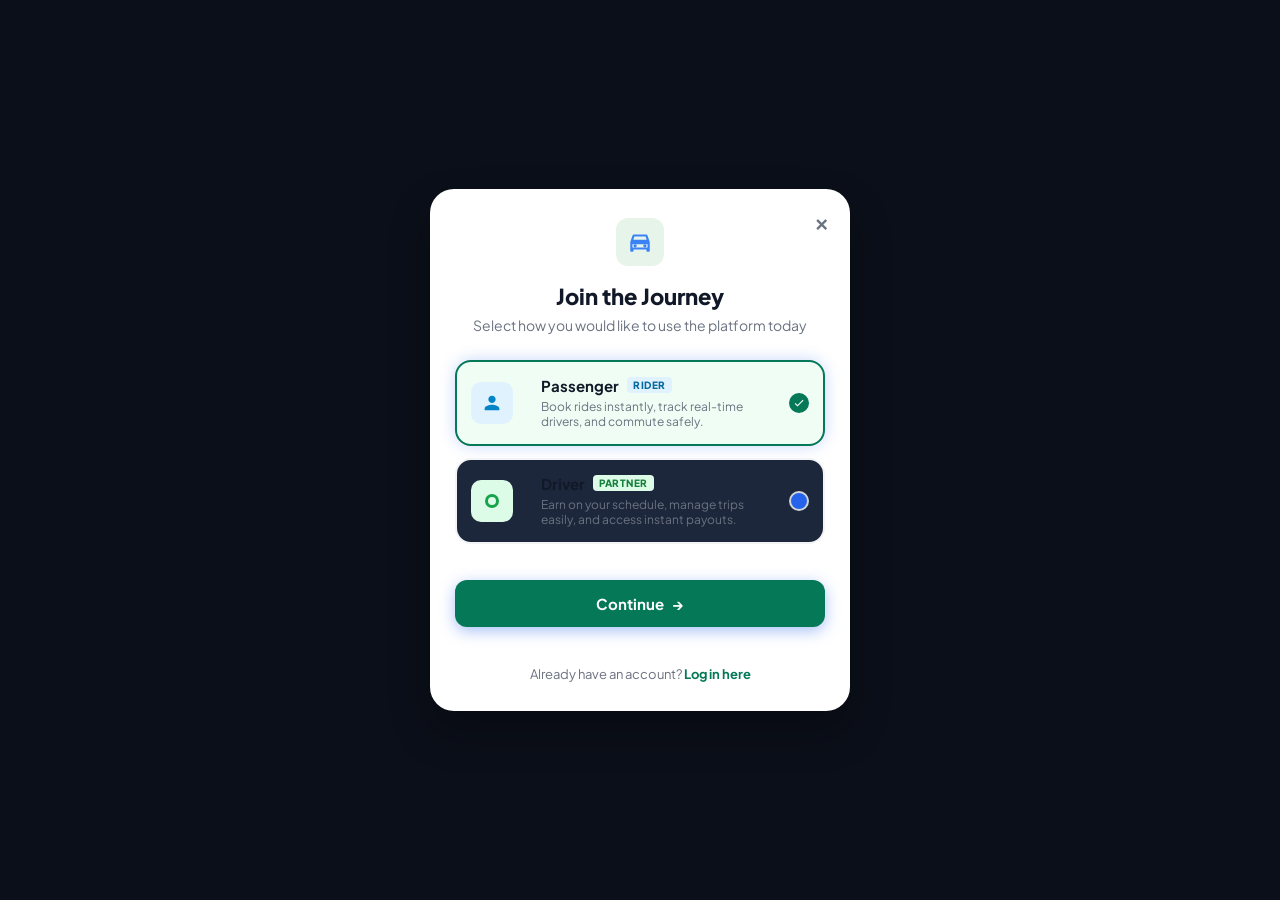
<file: join.html>
<!DOCTYPE html>
<html lang="en">
<head>
  <meta charset="UTF-8" />
  <meta name="viewport" content="width=device-width, initial-scale=1.0" />
  <title>Join the Journey - Zaride</title>
  <link rel="preconnect" href="https://fonts.googleapis.com">
  <link rel="preconnect" href="https://fonts.gstatic.com" crossorigin>
  <link href="https://fonts.googleapis.com/css2?family=Plus+Jakarta+Sans:wght@400;500;600;700;800&display=swap" rel="stylesheet">
  <link rel="stylesheet" href="join-style.css" />
</head>
<body class="modal-overlay-bg">

  <!-- STEP 0: MAIN SELECTION CARD / MODAL -->
  <div class="join-card screen active" id="step-0">
    <!-- Close Button -->
    <a href="index.html" class="close-btn" id="closeModal">&times;</a>

    <!-- Top Car Header Icon -->
    <div class="top-icon-wrap">
      <svg class="car-icon" viewBox="0 0 24 24" fill="currentColor">
        <path d="M18.92 6.01C18.72 5.42 18.16 5 17.5 5h-11c-.66 0-1.21.42-1.42 1.01L3 12v8c0 .55.45 1 1 1h1c.55 0 1-.45 1-1v-1h12v1c0 .55.45 1 1 1h1c.55 0 1-.45 1-1v-8l-2.08-5.99zM6.85 7h10.29l1.04 3H5.81l1.04-3zM19 17H5v-3h14v3z"/>
        <circle cx="7.5" cy="15.5" r="1.5"/>
        <circle cx="16.5" cy="15.5" r="1.5"/>
      </svg>
    </div>

    <!-- Titles -->
    <h1 class="join-title">Join the Journey</h1>
    <p class="join-subtitle">Select how you would like to use the platform today</p>

    <!-- Selection Options -->
    <div class="options-container">
      <!-- Passenger / Rider Option -->
      <div class="role-card active" id="passengerOption" data-role="passenger">
        <div class="role-icon-box passenger-blue">
          <svg viewBox="0 0 24 24" fill="currentColor">
            <path d="M12 12c2.21 0 4-1.79 4-4s-1.79-4-4-4-4 1.79-4 4 1.79 4 4 4zm0 2c-2.67 0-8 1.34-8 4v2h16v-2c0-2.66-5.33-4-8-4z"/>
          </svg>
        </div>
        <div class="role-info">
          <div class="role-header">
            <span class="role-name">Passenger</span>
            <span class="badge badge-rider">RIDER</span>
          </div>
          <p class="role-desc">Book rides instantly, track real-time drivers, and commute safely.</p>
        </div>
        <div class="radio-check">
          <svg viewBox="0 0 24 24" fill="currentColor"><path d="M9 16.17L4.83 12l-1.42 1.41L9 19 21 7l-1.41-1.41z"/></svg>
        </div>
      </div>

      <!-- Driver / Partner Option -->
      <div class="role-card" id="driverOption" data-role="driver">
        <div class="role-icon-box driver-green">
          <div class="inner-icon-shape"></div>
        </div>
        <div class="role-info">
          <div class="role-header">
            <span class="role-name">Driver</span>
            <span class="badge badge-partner">PARTNER</span>
          </div>
          <p class="role-desc">Earn on your schedule, manage trips easily, and access instant payouts.</p>
        </div>
        <div class="radio-check">
          <svg viewBox="0 0 24 24" fill="currentColor"><path d="M9 16.17L4.83 12l-1.42 1.41L9 19 21 7l-1.41-1.41z"/></svg>
        </div>
      </div>
    </div>

    <!-- Action Button -->
    <button class="btn-continue" id="continueBtn">
      Continue <span class="arrow">&rarr;</span>
    </button>

    <!-- Footer Note -->
    <p class="account-footer">
      Already have an account? <a href="signin.html">Log in here</a>
    </p>
  </div>

  <!-- STEP 1: CREATE ACCOUNT MODAL -->
  <div class="join-card screen" id="step-1">
    <div class="header">
      <span class="back-btn" onclick="goToStep(0)">&lsaquo; Back</span>
    </div>
    <h2 class="join-title">Create Your Account</h2>
    <p class="join-subtitle">It only takes a minute.</p>

    <form id="form-step-1" onsubmit="handleStep1(event)">
      <label class="input-label">Phone Number</label>
      <div class="phone-input-container">
        <div class="country-code">
          <span class="flag">🇳🇬</span>
          <span>+234</span>
        </div>
        <input 
          type="tel" 
          id="phone-number" 
          placeholder="812 345 6789" 
          maxlength="11" 
          required
        />
      </div>
      <p class="error-msg" id="phone-error"></p>

      <button type="submit" class="btn-continue">Send OTP</button>
    </form>

    <p class="terms-text">
      By continuing, you agree to our <br />
      <a href="terms.html">Terms of Service</a> and <a href="policy.html">Privacy Policy</a>
    </p>

    <p class="account-footer">
      Already have an account? <a href="signin.html">Sign In</a>
    </p>
  </div>

  <!-- STEP 2: VERIFY NUMBER (OTP) MODAL -->
  <div class="join-card screen" id="step-2">
    <div class="header">
      <span class="back-btn" onclick="prevStep()">&lsaquo; Back</span>
    </div>
    <h2 class="join-title">Verify Your Number</h2>
    <p class="join-subtitle">
      We've sent a 6-digit code to <br />
      <strong id="display-phone">+234 812 345 6789</strong>
    </p>

    <form id="form-step-2" onsubmit="handleStep2(event)">
      <div class="otp-container">
        <input type="text" class="otp-input" maxlength="1" required />
        <input type="text" class="otp-input" maxlength="1" required />
        <input type="text" class="otp-input" maxlength="1" required />
        <input type="text" class="otp-input" maxlength="1" required />
        <input type="text" class="otp-input" maxlength="1" required />
        <input type="text" class="otp-input" maxlength="1" required />
      </div>
      <p class="error-msg" id="otp-error"></p>

      <p class="resend-text">Resend code in <span id="timer">00:59</span></p>

      <button type="submit" class="btn-continue">Verify & Continue</button>
    </form>
  </div>

  <!-- STEP 3: COMPLETE PROFILE MODAL -->
<div class="join-card screen" id="step-3">
  <div class="header">
    <span class="back-btn" onclick="prevStep()">&lsaquo; Back</span>
  </div>
  <h2 class="join-title">Complete Your Profile</h2>
  <p class="join-subtitle">Add a few details to get started.</p>

  <!-- AVATAR UPLOADER WITH HIDDEN FILE INPUT -->
  <div class="avatar-upload">
    <label for="avatar-input" class="avatar-label" title="Click to upload profile photo">
      <div class="avatar-placeholder" id="avatar-preview">
        <span class="avatar-icon" id="avatar-default-icon">👤</span>
        <div class="camera-icon">📷</div>
      </div>
    </label>
    <!-- Hidden File Input -->
    <input 
      type="file" 
      id="avatar-input" 
      accept="image/png, image/jpeg, image/jpg, image/webp" 
      style="display: none;" 
    />
  </div>

  <form id="form-step-3" onsubmit="handleStep3(event)">
    <div class="form-group">
      <label>First Name</label>
      <input type="text" id="first-name" placeholder="Sulaiman" required />
      <p class="error-msg" id="fname-error"></p>
    </div>

    <div class="form-group">
      <label>Last Name</label>
      <input type="text" id="last-name" placeholder="Awal" required />
      <p class="error-msg" id="lname-error"></p>
    </div>

    <div class="form-group">
      <label>Email Address (optional)</label>
      <input type="email" id="email" placeholder="sulaiman@example.com" />
      <p class="error-msg" id="email-error"></p>
    </div>

    <a href="passenger-dashboard.html">
  <button type="button" class="btn-continue">Continue</button>
    </a>
  </form>
</div>

  <script src="join-script.js"></script>
</body>
</html>
</file>
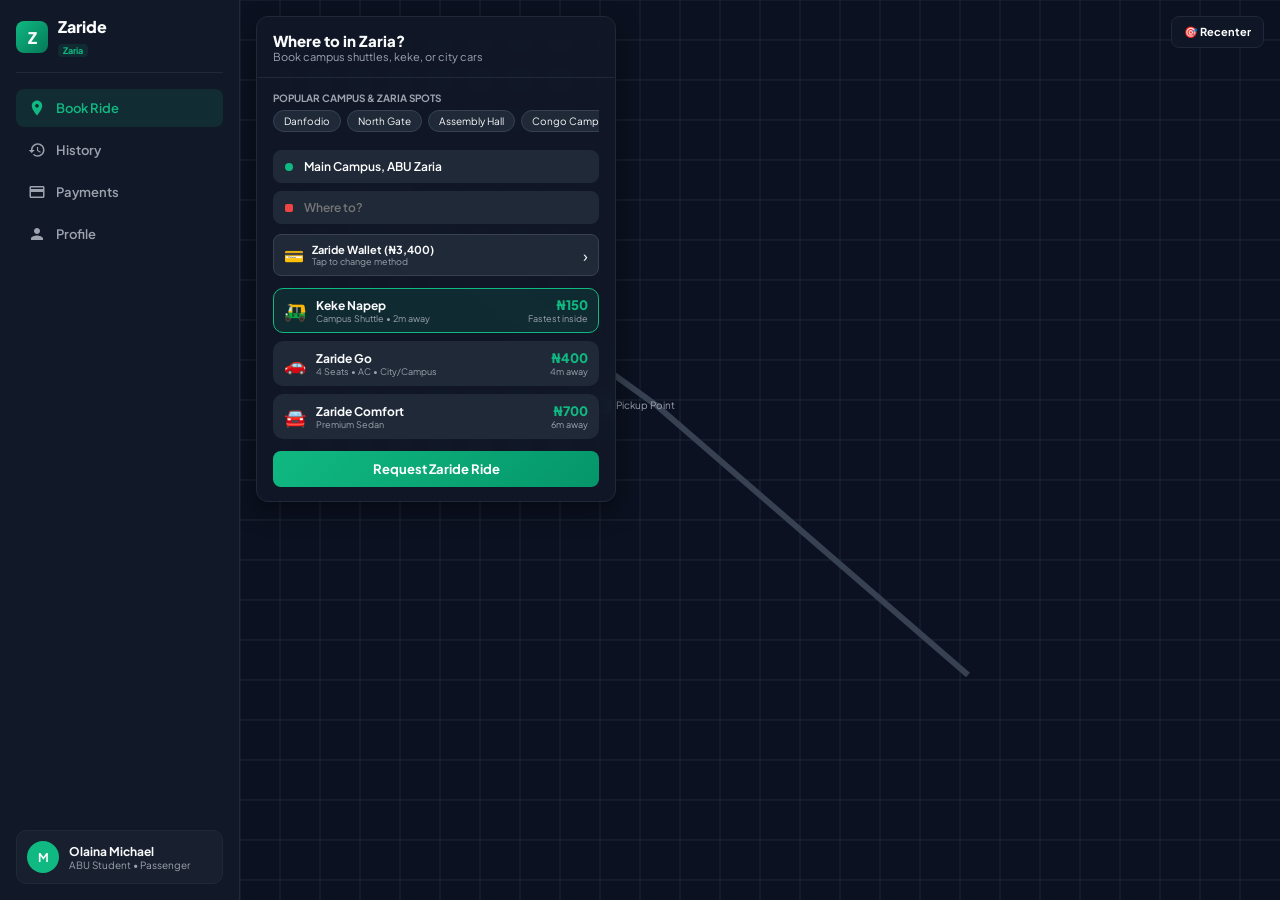
<file: passenger-dashboard.html>
<!DOCTYPE html>
<html lang="en">
<head>
  <meta charset="UTF-8" />
  <meta name="viewport" content="width=device-width, initial-scale=1.0, maximum-scale=1.0, user-scalable=no" />
  <title>Zaride Zaria - Passenger Dashboard</title>

  <!-- Google Fonts -->
  <link rel="preconnect" href="https://fonts.googleapis.com">
  <link rel="preconnect" href="https://fonts.gstatic.com" crossorigin>
  <link href="https://fonts.googleapis.com/css2?family=Plus+Jakarta+Sans:wght@400;500;600;700;800&display=swap" rel="stylesheet">

  <!-- External Stylesheet -->
  <link rel="stylesheet" href="passengerdashboard-style.css" />
</head>
<body>

  <!-- DESKTOP SIDEBAR -->
  <aside class="sidebar">
    <div class="brand">
      <div class="brand-logo">Z</div>
      <div>
        <div class="brand-title">Zaride</div>
        <span class="brand-badge">Zaria</span>
      </div>
    </div>

    <nav class="nav-menu">
      <button class="nav-item active" id="nav-book" onclick="switchTab('book')">
        <svg viewBox="0 0 24 24"><path d="M12 2C8.13 2 5 5.13 5 9c0 5.25 7 13 7 13s7-7.75 7-13c0-3.87-3.13-7-7-7zm0 9.5c-1.38 0-2.5-1.12-2.5-2.5s1.12-2.5 2.5-2.5 2.5 1.12 2.5 2.5-1.12 2.5-2.5 2.5z"/></svg>
        <span>Book Ride</span>
      </button>

      <button class="nav-item" id="nav-history" onclick="switchTab('history')">
        <svg viewBox="0 0 24 24"><path d="M13 3c-4.97 0-9 4.03-9 9H1l3.89 3.89.07.14L9 12H6c0-3.87 3.13-7 7-7s7 3.13 7 7-3.13 7-7 7c-1.93 0-3.68-.79-4.94-2.06l-1.42 1.42C8.27 19.99 10.51 21 13 21c4.97 0 9-4.03 9-9s-4.03-9-9-9zm-1 5v5l4.28 2.54.72-1.21-3.5-2.08V8H12z"/></svg>
        <span>History</span>
      </button>

      <button class="nav-item" id="nav-payment" onclick="switchTab('payment')">
        <svg viewBox="0 0 24 24"><path d="M20 4H4c-1.11 0-1.99.89-1.99 2L2 18c0 1.11.89 2 2 2h16c1.11 0 2-.89 2-2V6c0-1.11-.89-2-2-2zm0 14H4v-6h16v6zm0-10H4V6h16v2z"/></svg>
        <span>Payments</span>
      </button>

      <button class="nav-item" id="nav-profile" onclick="switchTab('profile')">
        <svg viewBox="0 0 24 24"><path d="M12 12c2.21 0 4-1.79 4-4s-1.79-4-4-4-4 1.79-4 4 1.79 4 4 4zm0 2c-2.67 0-8 1.34-8 4v2h16v-2c0-2.66-5.33-4-8-4z"/></svg>
        <span>Profile</span>
      </button>
    </nav>

    <div class="user-widget">
      <div class="user-avatar">M</div>
      <div>
        <div class="user-name">Olaina Michael</div>
        <div class="user-role">ABU Student • Passenger</div>
      </div>
    </div>
  </aside>

  <!-- MAIN VIEW CONTAINER -->
  <main class="main-wrapper">

    <!-- CANVAS MAP -->
    <div class="map-container">
      <canvas id="map-canvas"></canvas>
      <div class="map-controls">
        <button class="map-btn" onclick="recenterMap()">🎯 Recenter</button>
      </div>
    </div>

    <!-- FLOATING PANEL CONTAINER -->
    <div class="panel-container">

      <!-- STEP 1: BOOKING PANEL -->
      <div class="card-panel active" id="panel-booking">
        <div class="panel-header">
          <h3>Where to in Zaria?</h3>
          <p>Book campus shuttles, keke, or city cars</p>
        </div>

        <div class="panel-body">
          <div class="chips-label">Popular Campus & Zaria Spots</div>
          <div class="chips-scroll">
            <span class="chip" onclick="setPreset('Danfodio Hostel')">Danfodio</span>
            <span class="chip" onclick="setPreset('North Gate ABU')">North Gate</span>
            <span class="chip" onclick="setPreset('Assembly Hall')">Assembly Hall</span>
            <span class="chip" onclick="setPreset('Congo Campus')">Congo Campus</span>
            <span class="chip" onclick="setPreset('PZ Junction')">PZ Junction</span>
            <span class="chip" onclick="setPreset('Kwangila Flyover')">Kwangila</span>
          </div>

          <div class="inputs-group">
            <div class="input-row">
              <span class="dot green"></span>
              <input type="text" id="pickup-input" value="Main Campus, ABU Zaria" placeholder="Pickup location" />
            </div>
            <div class="input-row">
              <span class="dot red"></span>
              <input type="text" id="drop-input" placeholder="Where to?" oninput="calculateFare()" />
            </div>
          </div>

          <div class="pay-selector" onclick="switchTab('payment')">
            <div class="pay-info">
              <span class="pay-icon">💳</span>
              <div>
                <div class="pay-title" id="selected-pay-method">Zaride Wallet (₦3,400)</div>
                <div class="pay-sub">Tap to change method</div>
              </div>
            </div>
            <span>&rsaquo;</span>
          </div>

          <div class="vehicle-list">
            <div class="vehicle-item selected" onclick="selectVehicle(this, 'Keke Napep', 150)">
              <div class="v-info">
                <span class="v-icon">🛺</span>
                <div>
                  <h4>Keke Napep</h4>
                  <p>Campus Shuttle • 2m away</p>
                </div>
              </div>
              <div class="v-price">
                <span class="price-val" id="price-keke">₦150</span>
                <span class="price-sub">Fastest inside</span>
              </div>
            </div>

            <div class="vehicle-item" onclick="selectVehicle(this, 'Zaride Go', 400)">
              <div class="v-info">
                <span class="v-icon">🚗</span>
                <div>
                  <h4>Zaride Go</h4>
                  <p>4 Seats • AC • City/Campus</p>
                </div>
              </div>
              <div class="v-price">
                <span class="price-val" id="price-go">₦400</span>
                <span class="price-sub">4m away</span>
              </div>
            </div>

            <div class="vehicle-item" onclick="selectVehicle(this, 'Zaride Comfort', 700)">
              <div class="v-info">
                <span class="v-icon">🚘</span>
                <div>
                  <h4>Zaride Comfort</h4>
                  <p>Premium Sedan</p>
                </div>
              </div>
              <div class="v-price">
                <span class="price-val" id="price-comfort">₦700</span>
                <span class="price-sub">6m away</span>
              </div>
            </div>
          </div>

          <button class="btn-primary" onclick="startSearchingDriver()">Request Zaride Ride</button>
        </div>
      </div>

      <!-- STEP 2: SEARCHING SCREEN -->
      <div class="card-panel" id="panel-searching">
        <div class="radar-box">
          <div class="radar-circle">
            <div class="wave"></div>
            <div class="wave"></div>
            <div class="wave"></div>
            <span class="car-center">🛺</span>
          </div>
          <h4>Finding nearby drivers...</h4>
          <p>Connecting with available Zaride drivers around ABU Zaria</p>
          <button class="btn-secondary" onclick="openCancelModal()">Cancel Request</button>
        </div>
      </div>

      <!-- STEP 3: DRIVER FOUND & TRACKING SCREEN -->
      <div class="card-panel" id="panel-tracking">
        <div class="panel-header">
          <div class="status-pill">
            <span class="p-dot"></span>
            <span>Driver Approaching Pickup</span>
          </div>
          <h3 id="eta-text">Arriving in 3 mins</h3>
        </div>

        <div class="panel-body">
          <div class="driver-card">
            <div class="d-top">
              <div class="d-avatar-wrap">
                <div class="d-avatar">S</div>
                <span class="d-badge">🛺</span>
              </div>
              <div class="d-meta">
                <h4>Sulaiman Ibrahim</h4>
                <p>Yellow Piaggio Keke • ABU Shuttle</p>
                <div class="d-rating">★ 4.9 <span>(184 rides)</span></div>
              </div>
              <div class="plate-box">ZAR-248-KD</div>
            </div>

            <div class="trip-summary-box">
              <div class="sum-row"><span class="dot green"></span> <strong id="sum-pickup">Main Campus ABU</strong></div>
              <div class="sum-line"></div>
              <div class="sum-row"><span class="dot red"></span> <strong id="sum-drop">Congo Campus ABU</strong></div>
            </div>

            <div class="action-grid">
              <button class="btn-secondary" onclick="alert('Calling Sulaiman...')">📞 Call</button>
              <button class="btn-secondary" onclick="alert('Opening chat...')">💬 Message</button>
            </div>

            <button class="btn-primary" onclick="startRideTransit()">Start Ride (Driver Arrived)</button>
            <button class="btn-text-danger" onclick="openCancelModal()">Cancel Ride</button>
          </div>
        </div>
      </div>

      <!-- STEP 4: IN TRANSIT -->
      <div class="card-panel" id="panel-transit">
        <div class="panel-header">
          <div class="status-pill green">
            <span class="p-dot green"></span>
            <span>Trip in Progress</span>
          </div>
          <h3>Heading to Destination</h3>
        </div>

        <div class="panel-body">
          <div class="progress-bar">
            <div class="progress-fill" id="transit-progress"></div>
          </div>

          <div class="stats-row">
            <div class="stat-box">
              <span class="lbl">Est. Time</span>
              <span class="val">6 mins</span>
            </div>
            <div class="stat-box">
              <span class="lbl">Distance</span>
              <span class="val">2.4 km</span>
            </div>
            <div class="stat-box">
              <span class="lbl">Fare</span>
              <span class="val" id="transit-fare">₦150</span>
            </div>
          </div>

          <button class="btn-primary success" onclick="finishTripAndRate()">Complete Trip</button>
        </div>
      </div>

    </div>

    <!-- MOBILE BOTTOM NAVIGATION BAR -->
    <nav class="mobile-bottom-nav">
      <button class="m-nav-item active" id="m-nav-book" onclick="switchTab('book')">
        <svg viewBox="0 0 24 24"><path d="M12 2C8.13 2 5 5.13 5 9c0 5.25 7 13 7 13s7-7.75 7-13c0-3.87-3.13-7-7-7zm0 9.5c-1.38 0-2.5-1.12-2.5-2.5s1.12-2.5 2.5-2.5 2.5 1.12 2.5 2.5-1.12 2.5-2.5 2.5z"/></svg>
        <span>Ride</span>
      </button>

      <button class="m-nav-item" id="m-nav-history" onclick="switchTab('history')">
        <svg viewBox="0 0 24 24"><path d="M13 3c-4.97 0-9 4.03-9 9H1l3.89 3.89.07.14L9 12H6c0-3.87 3.13-7 7-7s7 3.13 7 7-3.13 7-7 7c-1.93 0-3.68-.79-4.94-2.06l-1.42 1.42C8.27 19.99 10.51 21 13 21c4.97 0 9-4.03 9-9s-4.03-9-9-9zm-1 5v5l4.28 2.54.72-1.21-3.5-2.08V8H12z"/></svg>
        <span>History</span>
      </button>

      <button class="m-nav-item" id="m-nav-payment" onclick="switchTab('payment')">
        <svg viewBox="0 0 24 24"><path d="M20 4H4c-1.11 0-1.99.89-1.99 2L2 18c0 1.11.89 2 2 2h16c1.11 0 2-.89 2-2V6c0-1.11-.89-2-2-2zm0 14H4v-6h16v6zm0-10H4V6h16v2z"/></svg>
        <span>Payments</span>
      </button>

      <button class="m-nav-item" id="m-nav-profile" onclick="switchTab('profile')">
        <svg viewBox="0 0 24 24"><path d="M12 12c2.21 0 4-1.79 4-4s-1.79-4-4-4-4 1.79-4 4 1.79 4 4 4zm0 2c-2.67 0-8 1.34-8 4v2h16v-2c0-2.66-5.33-4-8-4z"/></svg>
        <span>Profile</span>
      </button>
    </nav>

  </main>

  <!-- MODAL 1: CANCEL RIDE -->
  <div class="modal-overlay" id="modal-cancel">
    <div class="modal-box">
      <h3>Cancel Your Ride?</h3>
      <p>Select a reason for canceling:</p>
      <div class="radio-list">
        <label class="radio-item"><input type="radio" name="cancel-reason" checked /> Driver taking too long</label>
        <label class="radio-item"><input type="radio" name="cancel-reason" /> Wrong pickup location</label>
        <label class="radio-item"><input type="radio" name="cancel-reason" /> Changed my mind</label>
        <label class="radio-item"><input type="radio" name="cancel-reason" /> Found alternative transport</label>
      </div>
      <div class="modal-btns">
        <button class="btn-secondary" onclick="closeCancelModal()">Keep Ride</button>
        <button class="btn-danger" onclick="confirmCancelRide()">Confirm Cancel</button>
      </div>
    </div>
  </div>

  <!-- MODAL 2: RATING & REVIEWS -->
  <div class="modal-overlay" id="modal-rating">
    <div class="modal-box text-center">
      <div class="party-emoji">🎉</div>
      <h3>You Have Arrived!</h3>
      <p>How was your ride with <strong>Sulaiman Ibrahim</strong>?</p>

      <div class="star-row">
        <span class="star" onclick="setRating(1)">★</span>
        <span class="star" onclick="setRating(2)">★</span>
        <span class="star" onclick="setRating(3)">★</span>
        <span class="star" onclick="setRating(4)">★</span>
        <span class="star active" onclick="setRating(5)">★</span>
      </div>

      <div class="tip-wrap">
        <p>Add a driver tip?</p>
        <div class="tip-chips">
          <span class="t-chip" onclick="selectTip(this)">+₦100</span>
          <span class="t-chip" onclick="selectTip(this)">+₦200</span>
          <span class="t-chip" onclick="selectTip(this)">+₦500</span>
        </div>
      </div>

      <textarea class="review-box" placeholder="Write a compliment (optional)..."></textarea>
      <button class="btn-primary" onclick="submitRating()">Submit & Done</button>
    </div>
  </div>

  <!-- MODAL 3: TRIP HISTORY -->
  <div class="slide-modal" id="modal-history">
    <div class="slide-header">
      <h3>Trip History</h3>
      <button class="close-btn" onclick="closeModals()">&times;</button>
    </div>
    <div class="history-list">
      <div class="h-item">
        <div>
          <h5>Main Campus ➔ Congo Campus</h5>
          <p>Yesterday, 2:15 PM • Zaride Go</p>
        </div>
        <span class="h-price">₦500</span>
      </div>
      <div class="h-item">
        <div>
          <h5>Danfodio Hostel ➔ North Gate</h5>
          <p>28 Sep, 10:30 AM • Keke Napep</p>
        </div>
        <span class="h-price">₦150</span>
      </div>
    </div>
  </div>

  <!-- MODAL 4: PAYMENT METHODS -->
  <div class="slide-modal" id="modal-payment">
    <div class="slide-header">
      <h3>Payment Methods</h3>
      <button class="close-btn" onclick="closeModals()">&times;</button>
    </div>
    <div class="pay-list">
      <div class="pay-item selected" onclick="selectPaymentMethod('Zaride Wallet (₦3,400)', this)">
        <span class="p-icon">👛</span>
        <div>
          <h5>Zaride Wallet</h5>
          <p>Balance: ₦3,400.00</p>
        </div>
      </div>
      <div class="pay-item" onclick="selectPaymentMethod('Cash on Arrival', this)">
        <span class="p-icon">💵</span>
        <div>
          <h5>Cash</h5>
          <p>Pay driver in cash</p>
        </div>
      </div>
      <div class="pay-item" onclick="selectPaymentMethod('Bank Transfer (Kuda/GTB)', this)">
        <span class="p-icon">🏦</span>
        <div>
          <h5>Instant Bank Transfer</h5>
          <p>Direct transfer to driver</p>
        </div>
      </div>
    </div>
  </div>

  <!-- MODAL 5: USER PROFILE -->
  <div class="slide-modal" id="modal-profile">
    <div class="slide-header">
      <h3>Passenger Profile</h3>
      <button class="close-btn" onclick="closeModals()">&times;</button>
    </div>
    <div class="profile-box">
      <div class="p-avatar">M</div>
      <h4>Olaina Michael</h4>
      <p>+234 812 345 6789</p>
      <div class="verified-tag">Verified ABU Student</div>
      <button class="btn-secondary" style="margin-top:20px;" onclick="location.href='../join.html'">Log Out</button>
    </div>
  </div>

  <!-- External Script -->
  <script src="passengerdashboard-script.js"></script>
</body>
</html>
</file>
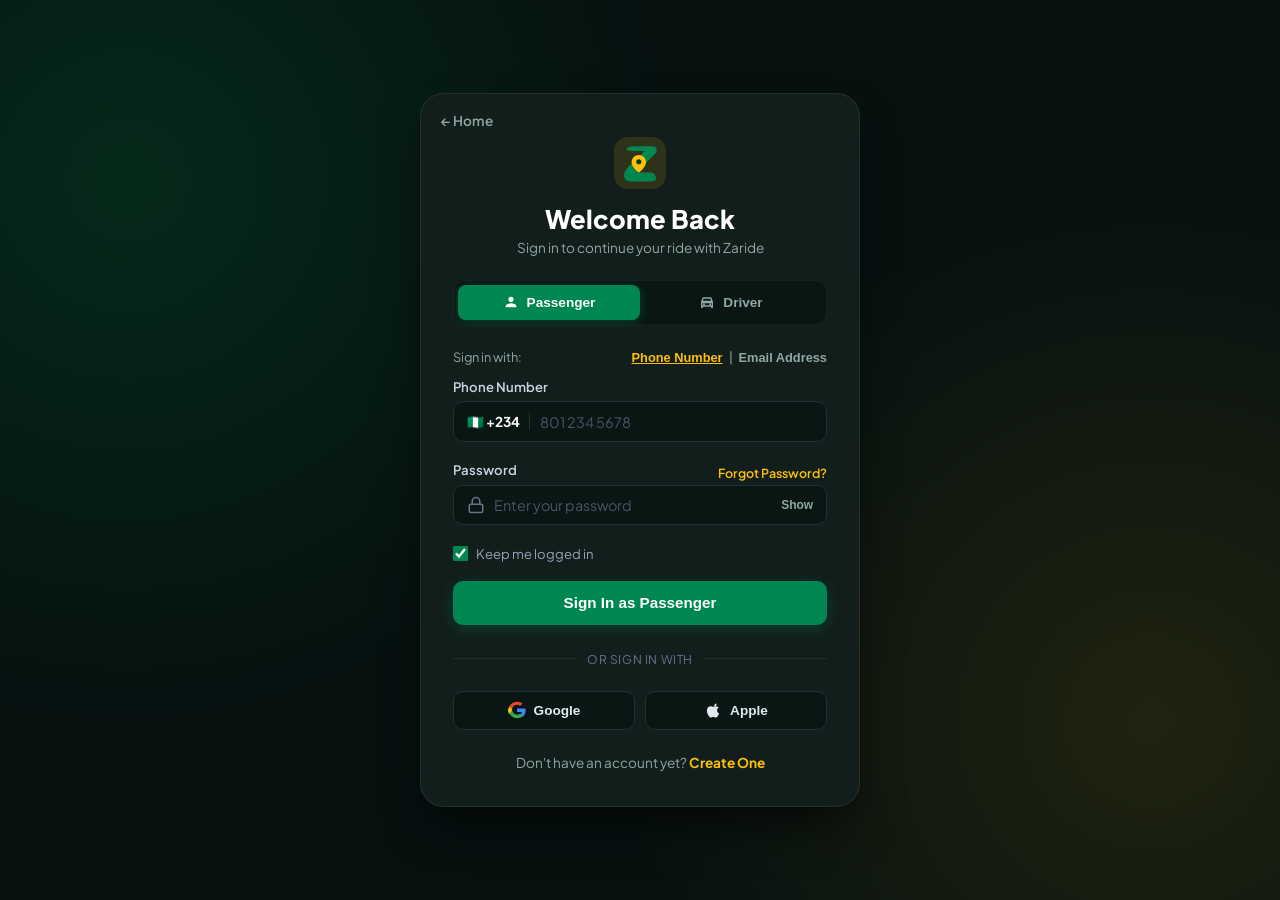
<file: signin.html>
<!DOCTYPE html>
<html lang="en">
<head>
  <meta charset="UTF-8" />
  <meta name="viewport" content="width=device-width, initial-scale=1.0" />
  <title>Sign In - Zaride</title>
  <link rel="preconnect" href="https://fonts.googleapis.com">
  <link rel="preconnect" href="https://fonts.gstatic.com" crossorigin>
  <link href="https://fonts.googleapis.com/css2?family=Plus+Jakarta+Sans:wght@400;500;600;700;800&display=swap" rel="stylesheet">
  <link rel="stylesheet" href="signin-style.css" />
</head>
<body class="signin-body">

  <!-- Main Sign In Container Card -->
  <div class="auth-card">
    
    <!-- Top Back to Home Button -->
    <a href="index.html" class="back-home-btn" title="Back to Home">&larr; Home</a>

    <!-- Header Section -->
    <div class="auth-header">
      <div class="brand-badge">
        <svg class="brand-icon" viewBox="0 0 500 500" fill="none" xmlns="http://www.w3.org/2000/svg">
          <path d="M 80,100 C 80,60 110,40 160,40 L 400,40 C 440,40 460,60 460,90 C 460,110 440,135 410,165 L 200,370 L 380,370 C 420,370 450,400 450,440 C 450,470 420,480 370,480 L 130,480 C 80,480 50,450 50,400 C 50,370 70,335 110,290 L 310,100 L 160,100 C 110,100 80,80 80,100 Z" fill="#008751"/>
          <path d="M 235,150 C 185,150 145,190 145,240 C 145,305 235,370 235,370 C 235,370 325,305 325,240 C 325,190 285,150 235,150 Z" fill="#FFC107"/>
          <circle cx="235" cy="235" r="32" fill="#003d25"/>
        </svg>
      </div>
      <h1 class="auth-title">Welcome Back</h1>
      <p class="auth-subtitle">Sign in to continue your ride with Zaride</p>
    </div>

    <!-- Role Switcher Tabs (Passenger vs Driver) -->
    <div class="role-tabs">
      <button class="tab-btn active" id="passengerTab" data-role="passenger">
        <svg viewBox="0 0 24 24" fill="currentColor"><path d="M12 12c2.21 0 4-1.79 4-4s-1.79-4-4-4-4 1.79-4 4 1.79 4 4 4zm0 2c-2.67 0-8 1.34-8 4v2h16v-2c0-2.66-5.33-4-8-4z"/></svg>
        Passenger
      </button>
      <button class="tab-btn" id="driverTab" data-role="driver">
        <svg viewBox="0 0 24 24" fill="currentColor"><path d="M18.92 6.01C18.72 5.42 18.16 5 17.5 5h-11c-.66 0-1.21.42-1.42 1.01L3 12v8c0 .55.45 1 1 1h1c.55 0 1-.45 1-1v-1h12v1c0 .55.45 1 1 1h1c.55 0 1-.45 1-1v-8l-2.08-5.99zM6.85 7h10.29l1.04 3H5.81l1.04-3zM19 17H5v-3h14v3z"/><circle cx="7.5" cy="15.5" r="1.5"/><circle cx="16.5" cy="15.5" r="1.5"/></svg>
        Driver
      </button>
    </div>

    <!-- Sign In Form -->
    <form id="signinForm" class="auth-form" onsubmit="return false;">
      
      <!-- Input Mode Toggle (Phone / Email) -->
      <div class="input-toggle-row">
        <label>Sign in with:</label>
        <div class="toggle-links">
          <button type="button" class="link-toggle active" id="usePhoneBtn">Phone Number</button>
          <span>|</span>
          <button type="button" class="link-toggle" id="useEmailBtn">Email Address</button>
        </div>
      </div>

      <!-- Phone Input Field -->
      <div class="form-group" id="phoneGroup">
        <label for="phoneNumber">Phone Number</label>
        <div class="phone-input-wrap">
          <span class="country-prefix">🇳🇬 +234</span>
          <input type="tel" id="phoneNumber" placeholder="801 234 5678" required />
        </div>
      </div>

      <!-- Email Input Field (Hidden by default) -->
      <div class="form-group hidden" id="emailGroup">
        <label for="emailAddress">Email Address</label>
        <div class="input-icon-wrap">
          <svg class="field-icon" viewBox="0 0 24 24" fill="none" stroke="currentColor" stroke-width="2"><path d="M4 4h16c1.1 0 2 .9 2 2v12c0 1.1-.9 2-2 2H4c-1.1 0-2-.9-2-2V6c0-1.1.9-2 2-2z"/><polyline points="22,6 12,13 2,6"/></svg>
          <input type="email" id="emailAddress" placeholder="name@example.com" />
        </div>
      </div>

      <!-- Password Field -->
      <div class="form-group">
        <div class="label-row">
          <label for="password">Password</label>
          <a href="#forgot" class="forgot-link">Forgot Password?</a>
        </div>
        <div class="input-icon-wrap">
          <svg class="field-icon" viewBox="0 0 24 24" fill="none" stroke="currentColor" stroke-width="2"><rect x="3" y="11" width="18" height="11" rx="2" ry="2"/><path d="M7 11V7a5 5 0 0 1 10 0v4"/></svg>
          <input type="password" id="password" placeholder="Enter your password" required />
          <button type="button" class="toggle-password" id="togglePasswordBtn">Show</button>
        </div>
      </div>

      <!-- Remember Me Checkbox -->
      <div class="form-options">
        <label class="remember-me">
          <input type="checkbox" id="rememberMe" checked />
          <span>Keep me logged in</span>
        </label>
      </div>

      <!-- Submit Button -->
      <button type="submit" class="btn-submit" id="submitBtn">
        Sign In as Passenger
      </button>

      <!-- Divider -->
      <div class="divider">
        <span>or sign in with</span>
      </div>

      <!-- Social Logins -->
      <div class="social-login-grid">
        <button type="button" class="btn-social">
          <svg viewBox="0 0 24 24" class="social-icon"><path fill="#EA4335" d="M12 5c1.6 0 3 .6 4.1 1.6l3.1-3.1C17.3 1.8 14.8 1 12 1 7.5 1 3.7 3.6 1.9 7.3l3.7 2.9C6.5 7.2 9 5 12 5z"/><path fill="#4285F4" d="M23.5 12.3c0-.8-.1-1.6-.2-2.3H12v4.5h6.5c-.3 1.5-1.1 2.8-2.4 3.7l3.7 2.9c2.2-2 3.7-5 3.7-8.8z"/><path fill="#FBBC05" d="M5.6 14.8c-.2-.7-.4-1.5-.4-2.3s.2-1.6.4-2.3L1.9 7.3C.7 9.7 0 10.8 0 12.5s.7 2.8 1.9 5.2l3.7-2.9z"/><path fill="#34A853" d="M12 23c3.2 0 6-1.1 8-3l-3.7-2.9c-1.1.7-2.5 1.2-4.3 1.2-3 0-5.5-2.2-6.4-5.2L1.9 16C3.7 19.7 7.5 23 12 23z"/></svg>
          Google
        </button>
        <button type="button" class="btn-social">
          <svg viewBox="0 0 24 24" class="social-icon" fill="currentColor"><path d="M18.71 19.5c-.83 1.24-1.71 2.45-3.05 2.47-1.34.03-1.77-.79-3.29-.79-1.53 0-2 .77-3.27.82-1.31.05-2.3-1.32-3.14-2.53C4.25 17 2.94 12.45 4.7 9.39c.87-1.52 2.43-2.48 4.12-2.51 1.28-.02 2.5.87 3.29.87.78 0 2.26-1.07 3.81-.91.65.03 2.47.26 3.64 1.98-.09.06-2.17 1.28-2.15 3.81.03 3.02 2.65 4.03 2.68 4.04-.03.07-.42 1.44-1.38 2.83M15.97 6.32c.62-.76 1.05-1.82.93-2.88-.91.04-2.03.61-2.68 1.37-.58.67-1.09 1.76-.95 2.8.1.01 2.08-.53 2.7-1.29z"/></svg>
          Apple
        </button>
      </div>

    </form>

    <!-- Footer Redirect Link -->
    <div class="auth-footer">
      Don't have an account yet? <a href="join.html">Create One</a>
    </div>

  </div>

  <script src="signin-script.js"></script>

  
</body>
</html>
</file>
<file: style.css>
/* --- Global Styles & Reset --- */
* {
  margin: 0;
  padding: 0;
  box-sizing: border-box;
}

body {
  font-family: 'Plus Jakarta Sans', -apple-system, BlinkMacSystemFont, "Segoe UI", Roboto, sans-serif;
  color: #ffffff;
  min-height: 100vh;
  background-color: #02221b;
  overflow-x: hidden;
}

/* --- Navigation Bar --- */
.navbar {
  position: absolute;
  top: 0;
  left: 0;
  width: 100%;
  z-index: 10;
  padding: 1.25rem 3rem;
  background: rgba(2, 34, 27, 0.4);
  backdrop-filter: blur(8px);
}

.nav-container {
  max-width: 1280px;
  margin: 0 auto;
  display: flex;
  align-items: center;
  justify-content: space-between;
}

/* Brand Logo */
.brand-logo {
  display: flex;
  align-items: center;
  gap: 10px;
  text-decoration: none;
}

.logo-icon-wrapper {
  width: 38px;
  height: 38px;
  border-radius: 8px;
  background: #ffc107;
  display: flex;
  align-items: center;
  justify-content: center;
  padding: 4px;
}

.nav-logo-svg {
  width: 100%;
  height: 100%;
}

.brand-name {
  font-size: 1.5rem;
  font-weight: 800;
  color: #ffffff;
  letter-spacing: -0.02em;
}

/* Navigation Links */
.nav-links {
  display: flex;
  align-items: center;
  gap: 2.2rem;
}

.nav-links a {
  text-decoration: none;
  color: #d1e2dd;
  font-size: 0.95rem;
  font-weight: 500;
  transition: all 0.2s ease;
}

.nav-links a:hover,
.nav-links a.active {
  color: #ffffff;
  font-weight: 700;
}

/* --- Hero Section --- */
.hero-section {
  position: relative;
  min-height: 100vh;
  display: flex;
  align-items: center;
  justify-content: center;
  text-align: center;
  padding: 6rem 1.5rem 3rem 1.5rem;
  
  /* Background with image & teal overlay */
  background: 
    linear-gradient(180deg, rgba(2, 34, 27, 0.82) 0%, rgba(2, 34, 27, 0.94) 100%),
    url('https://images.unsplash.com/photo-1564507592333-c60657eea523?auto=format&fit=crop&w=1920&q=80') center/cover no-repeat;
}

.hero-content {
  max-width: 650px;
  width: 100%;
  margin: 0 auto;
  display: flex;
  flex-direction: column;
  align-items: center;
}

/* Center Logo Icon */
.center-logo {
  width: 72px;
  height: 72px;
  margin-bottom: 0.75rem;
  filter: drop-shadow(0 4px 12px rgba(0,0,0,0.3));
}

.hero-logo-svg {
  width: 100%;
  height: 100%;
}

/* Typography */
.hero-title {
  font-size: 3.2rem;
  font-weight: 800;
  color: #ffffff;
  margin-bottom: 0.2rem;
  letter-spacing: -0.02em;
  line-height: 1.1;
}

.hero-subtitle {
  font-size: 1.35rem;
  font-weight: 700;
  color: #ffffff;
  margin-bottom: 1.25rem;
  letter-spacing: -0.01em;
}

.hero-description {
  font-size: 1rem;
  line-height: 1.6;
  color: #e0f2ed;
  font-weight: 400;
  margin-bottom: 2rem;
  max-width: 520px;
}

/* Buttons and CTA */
.btn-primary {
  display: inline-block;
  width: 100%;
  max-width: 320px;
  padding: 0.9rem 1.5rem;
  background-color: #ffc107;
  color: #02221b;
  font-size: 1.05rem;
  font-weight: 700;
  text-decoration: none;
  border-radius: 25px;
  box-shadow: 0 4px 15px rgba(255, 193, 7, 0.25);
  transition: transform 0.2s ease, background-color 0.2s ease, box-shadow 0.2s ease;
  margin-bottom: 1.5rem;
}

.btn-primary:hover {
  background-color: #ffca28;
  transform: translateY(-2px);
  box-shadow: 0 6px 20px rgba(255, 193, 7, 0.35);
}

/* Account Links */
.account-prompt {
  font-size: 0.9rem;
  color: #b0d4cb;
  font-weight: 500;
}

.signin-link {
  color: #ffffff;
  font-weight: 700;
  text-decoration: underline;
  text-underline-offset: 3px;
  transition: color 0.2s ease;
}

.signin-link:hover {
  color: #ffc107;
}

/* Responsive Styles for Mobile Devices */
@media (max-width: 768px) {
  .navbar {
    padding: 1rem 1.5rem;
  }
  
  .nav-links {
    display: none; /* Can be toggled with JS mobile menu */
  }

  .hero-title {
    font-size: 2.5rem;
  }

  .hero-subtitle {
    font-size: 1.15rem;
  }

  .hero-description {
    font-size: 0.95rem;
  }
}

/* --- Global Reset --- */
* {
  margin: 0;
  padding: 0;
  box-sizing: border-box;
}

body {
  font-family: 'Plus Jakarta Sans', -apple-system, BlinkMacSystemFont, sans-serif;
  color: #2b3b36;
  background-color: #02221b;
  min-height: 100vh;
}

/* --- Header Navbar --- */
.navbar {
  position: absolute;
  top: 0;
  left: 0;
  width: 100%;
  z-index: 100;
  padding: 1.25rem 3rem;
  background: rgba(2, 34, 27, 0.45);
  backdrop-filter: blur(10px);
}

.nav-container {
  max-width: 1200px;
  margin: 0 auto;
  display: flex;
  align-items: center;
  justify-content: space-between;
}

.brand-logo {
  display: flex;
  align-items: center;
  gap: 10px;
  text-decoration: none;
}

.logo-icon-wrapper {
  width: 38px;
  height: 38px;
  border-radius: 8px;
  background: #ffc107;
  display: flex;
  align-items: center;
  justify-content: center;
  padding: 4px;
}

.nav-logo-svg {
  width: 100%;
  height: 100%;
}

.brand-name {
  font-size: 1.5rem;
  font-weight: 800;
  color: #ffffff;
}

.nav-links {
  display: flex;
  align-items: center;
  gap: 2rem;
}

.nav-links a {
  text-decoration: none;
  color: #d1e2dd;
  font-size: 0.95rem;
  font-weight: 500;
  transition: color 0.2s ease;
}

.nav-links a:hover,
.nav-links a.active {
  color: #ffffff;
  font-weight: 700;
}

.btn-nav-app {
  background: #02382c;
  color: #ffffff !important;
  padding: 0.5rem 1.2rem;
  border-radius: 20px;
  font-weight: 700 !important;
  border: 1px solid rgba(255, 255, 255, 0.15);
}

/* --- Hero Background for About Page --- */
.about-hero {
  position: relative;
  height: 380px;
  background: 
    linear-gradient(180deg, rgba(2, 34, 27, 0.75) 0%, rgba(2, 34, 27, 0.95) 100%),
    url('https://images.unsplash.com/photo-1564507592333-c60657eea523?auto=format&fit=crop&w=1920&q=80') center/cover no-repeat;
}

/* --- Main Card Layout --- */
.about-card-wrapper {
  max-width: 1050px;
  margin: -160px auto 4rem auto;
  padding: 0 1.5rem;
  position: relative;
  z-index: 10;
}

.about-card {
  background: #ffffff;
  border-radius: 24px;
  padding: 3.5rem 4rem;
  box-shadow: 0 20px 40px rgba(0, 0, 0, 0.25);
}

.page-title {
  font-size: 2.5rem;
  font-weight: 800;
  text-align: center;
  color: #02221b;
  margin-bottom: 2.5rem;
}

/* --- Origin Story --- */
.story-section {
  display: flex;
  align-items: center;
  gap: 2.5rem;
  background: #f4f9f7;
  padding: 2rem;
  border-radius: 16px;
  margin-bottom: 3rem;
}

.story-illustration {
  width: 180px;
  flex-shrink: 0;
}

.story-text h2 {
  font-size: 1.6rem;
  color: #02221b;
  margin-bottom: 0.6rem;
}

.story-text p {
  color: #4a5d57;
  line-height: 1.65;
  font-size: 0.98rem;
}

/* --- Identity & Problem/Solution Grid --- */
.about-grid {
  display: grid;
  grid-template-columns: 1fr 1fr;
  gap: 3rem;
  margin-bottom: 3rem;
}

.col-title {
  font-size: 1.5rem;
  color: #02221b;
  margin-bottom: 1.5rem;
  padding-bottom: 0.5rem;
  border-bottom: 2px solid #e2ece9;
}

/* Core Identity Blocks */
.identity-block {
  display: flex;
  gap: 1.2rem;
  margin-bottom: 1.8rem;
}

.icon-wrap {
  width: 48px;
  height: 48px;
  border-radius: 12px;
  display: flex;
  align-items: center;
  justify-content: center;
  flex-shrink: 0;
}

.icon-wrap.green-bg { background: #e0f2ed; color: #008751; }
.icon-wrap.yellow-bg { background: #fff8e1; color: #f59e0b; }
.icon-wrap svg { width: 24px; height: 24px; }

.identity-block h3 {
  font-size: 1.1rem;
  color: #02221b;
  margin-bottom: 0.3rem;
}

.identity-block p {
  font-size: 0.92rem;
  color: #556b64;
  line-height: 1.55;
}

/* Problem & Solution Items */
.prob-sol-items {
  display: grid;
  grid-template-columns: repeat(3, 1fr);
  gap: 10px;
  margin-bottom: 2rem;
}

.ps-card {
  background: #f8faf9;
  padding: 1rem 0.75rem;
  border-radius: 12px;
  text-align: center;
  border: 1px solid #eef3f1;
}

.ps-icon {
  width: 36px;
  height: 36px;
  margin: 0 auto 0.5rem auto;
  color: #008751;
}

.ps-card h4 {
  font-size: 0.85rem;
  color: #02221b;
  margin-bottom: 0.3rem;
}

.ps-card p {
  font-size: 0.75rem;
  color: #667c74;
  line-height: 1.3;
}

/* Values */
.values-section .sub-title {
  font-size: 1.1rem;
  color: #02221b;
  margin-bottom: 0.8rem;
}

.values-tags {
  display: flex;
  flex-wrap: wrap;
  gap: 8px;
}

.values-tags span {
  background: #e6f4f0;
  color: #02382c;
  padding: 0.4rem 0.9rem;
  border-radius: 20px;
  font-size: 0.85rem;
  font-weight: 600;
}

/* --- Differentiation Section --- */
.differentiation-section {
  display: grid;
  grid-template-columns: 1fr 1fr;
  gap: 2rem;
  background: #f0f7f4;
  padding: 2rem;
  border-radius: 16px;
  margin-bottom: 3rem;
}

.diff-col h3 {
  font-size: 1.2rem;
  color: #02221b;
  margin-bottom: 1rem;
}

.diff-list {
  list-style: none;
  display: flex;
  flex-direction: column;
  gap: 0.6rem;
}

.diff-list li {
  font-size: 0.95rem;
  font-weight: 600;
  color: #2b453e;
}

/* --- CTA Section --- */
.about-cta {
  text-align: center;
  padding-top: 1rem;
}

.about-cta h2 {
  font-size: 1.6rem;
  color: #02221b;
  margin-bottom: 0.5rem;
}

.about-cta p {
  color: #556b64;
  margin-bottom: 1.5rem;
}

.btn-primary {
  display: inline-block;
  padding: 0.9rem 2.5rem;
  background-color: #ffc107;
  color: #02221b;
  font-size: 1.05rem;
  font-weight: 700;
  text-decoration: none;
  border-radius: 25px;
  box-shadow: 0 4px 15px rgba(255, 193, 7, 0.3);
  transition: transform 0.2s ease, background-color 0.2s ease;
}

.btn-primary:hover {
  background-color: #ffca28;
  transform: translateY(-2px);
}

/* --- Responsiveness --- */
@media (max-width: 900px) {
  .about-grid, .differentiation-section {
    grid-template-columns: 1fr;
  }

  .prob-sol-items {
    grid-template-columns: 1fr;
  }

  .story-section {
    flex-direction: column;
    text-align: center;
  }

  .about-card {
    padding: 2rem;
  }
}
</file>
<file: dashboard-style.css>
:root {
  --primary: #10B981;
  --primary-dark: #059669;
  --primary-light: rgba(16, 185, 129, 0.22);
  --bg-dark: #021c10;
  --text-main: #F9FAFB;
  --text-muted: #A7F3D0;
  --accent-yellow: #F59E0B;
  --danger: #EF4444;
  --radius: 16px;
  --transition: all 0.25s cubic-bezier(0.4, 0, 0.2, 1);
  
  /* Glassmorphism Variables */
  --glass-bg: rgba(6, 42, 26, 0.55);
  --glass-border: rgba(52, 211, 153, 0.22);
  --glass-blur: blur(16px);
  --glass-shadow: 0 12px 40px 0 rgba(0, 0, 0, 0.55);
}

* {
  box-sizing: border-box;
  margin: 0;
  padding: 0;
  font-family: 'Plus Jakarta Sans', -apple-system, sans-serif;
  -webkit-tap-highlight-color: transparent;
}

body {
  background-color: var(--bg-dark);
  color: var(--text-main);
  display: flex;
  height: 100vh;
  width: 100vw;
  overflow: hidden;
}

/* GLASSMORPHISM REUSABLE CLASSES */
.glass-panel, .glass-card, .glass-btn, .glass-modal, .glass-slide {
  background: var(--glass-bg);
  backdrop-filter: var(--glass-blur);
  -webkit-backdrop-filter: var(--glass-blur);
  border: 1px solid var(--glass-border);
  box-shadow: var(--glass-shadow);
}

/* DESKTOP SIDEBAR */
.sidebar {
  width: 260px;
  background: rgba(4, 30, 18, 0.7);
  backdrop-filter: blur(20px);
  border-right: 1px solid var(--glass-border);
  display: flex;
  flex-direction: column;
  padding: 18px;
  z-index: 100;
  gap: 16px;
}

.brand {
  display: flex;
  align-items: center;
  gap: 10px;
  padding-bottom: 12px;
  border-bottom: 1px solid var(--glass-border);
}

.brand-logo {
  width: 36px;
  height: 36px;
  background: linear-gradient(135deg, #10B981, #047857);
  border-radius: 10px;
  display: flex;
  align-items: center;
  justify-content: center;
  font-weight: 800;
  font-size: 18px;
  color: #fff;
  box-shadow: 0 4px 15px rgba(16, 185, 129, 0.3);
}

.brand-title { font-size: 18px; font-weight: 800; }
.brand-badge {
  font-size: 9px;
  background: var(--primary-light);
  color: #34D399;
  font-weight: 800;
  padding: 2px 6px;
  border-radius: 4px;
}

/* TOGGLE CARD */
.status-toggle-card {
  background: rgba(2, 28, 16, 0.6);
  border: 1px solid var(--glass-border);
  padding: 12px 14px;
  border-radius: 12px;
  display: flex;
  align-items: center;
  justify-content: space-between;
}

.toggle-info { display: flex; align-items: center; gap: 8px; }

.status-indicator {
  width: 10px;
  height: 10px;
  border-radius: 50%;
  background: #6B7280;
  transition: var(--transition);
}

.status-indicator.online {
  background: var(--primary);
  box-shadow: 0 0 10px var(--primary);
}

.status-text { font-size: 12px; font-weight: 800; color: var(--text-muted); }

/* SWITCH STYLING */
.switch { position: relative; display: inline-block; width: 44px; height: 24px; }
.switch input { opacity: 0; width: 0; height: 0; }
.slider {
  position: absolute; cursor: pointer; inset: 0;
  background-color: #1F2937; transition: .3s;
  border-radius: 24px; border: 1px solid var(--glass-border);
}
.slider:before {
  position: absolute; content: ""; height: 16px; width: 16px; left: 3px; bottom: 3px;
  background-color: white; transition: .3s; border-radius: 50%;
}
input:checked + .slider { background-color: var(--primary); }
input:checked + .slider:before { transform: translateX(20px); }

/* QUICK STATS */
.quick-stats-card {
  background: rgba(10, 58, 36, 0.4);
  border: 1px solid var(--glass-border);
  padding: 12px;
  border-radius: 12px;
}

.qs-label { font-size: 10px; color: var(--text-muted); display: block; font-weight: 600; }
.qs-value { font-size: 20px; font-weight: 800; color: #fff; margin-top: 2px; display: block; }
.qs-value.highlight { color: #34D399; }
.qs-divider { height: 1px; background: var(--glass-border); margin: 8px 0; }
.qs-row { display: flex; justify-content: space-between; }
.qs-sublabel { font-size: 9px; color: var(--text-muted); display: block; }
.qs-subval { font-size: 12px; font-weight: 700; color: #fff; }

/* NAV MENU */
.nav-menu { display: flex; flex-direction: column; gap: 6px; flex: 1; }
.nav-item {
  display: flex; align-items: center; gap: 12px; padding: 10px 14px;
  color: var(--text-muted); border-radius: 10px; font-weight: 600; font-size: 13px;
  border: none; background: transparent; cursor: pointer; transition: var(--transition);
}
.nav-item:hover, .nav-item.active { background: var(--primary-light); color: #34D399; }
.nav-item svg { width: 18px; height: 18px; fill: currentColor; }

.user-widget {
  background: rgba(2, 28, 16, 0.6);
  border: 1px solid var(--glass-border);
  padding: 10px; border-radius: 12px; display: flex; align-items: center; gap: 10px;
}
.user-avatar { width: 34px; height: 34px; border-radius: 50%; background: var(--primary); display: flex; align-items: center; justify-content: center; font-weight: 800; font-size: 12px; color: #fff; }
.user-name { font-size: 12px; font-weight: 700; }
.user-role { font-size: 10px; color: var(--text-muted); }

/* MAIN MAP WRAPPER */
.main-wrapper { flex: 1; position: relative; display: flex; }
.map-container { position: absolute; inset: 0; z-index: 1; }
#map-canvas { width: 100%; height: 100%; display: block; }

.map-controls { position: absolute; top: 16px; right: 16px; z-index: 5; display: flex; gap: 8px; }
.map-btn { padding: 8px 14px; border-radius: 10px; color: #fff; font-size: 11px; font-weight: 700; cursor: pointer; }

/* FLOATING PANELS */
.panel-container { position: absolute; top: 16px; left: 16px; width: 360px; max-height: calc(100vh - 32px); z-index: 10; }
.card-panel { display: none; border-radius: var(--radius); overflow-y: auto; }
.card-panel.active { display: block; }

.panel-header { padding: 16px; border-bottom: 1px solid var(--glass-border); }
.panel-header h3 { font-size: 15px; font-weight: 800; }
.panel-header p { font-size: 11px; color: var(--text-muted); margin-top: 2px; }

.panel-body { padding: 16px; }
.text-center { text-align: center; }

/* OFFLINE & RADAR HERO */
.offline-hero-icon { font-size: 42px; margin-bottom: 12px; }
.badge-status-online { font-size: 10px; font-weight: 800; color: #34D399; margin-bottom: 4px; display: block; }

.pulse-radar { position: relative; width: 70px; height: 70px; margin: 16px auto; display: flex; align-items: center; justify-content: center; }
.p-icon { font-size: 24px; z-index: 2; }
.p-wave { position: absolute; inset: 0; border: 1.5px solid var(--primary); border-radius: 50%; animation: radarPulse 2s infinite ease-out; opacity: 0; }
.p-wave:nth-child(2) { animation-delay: 0.6s; }
.p-wave:nth-child(3) { animation-delay: 1.2s; }
@keyframes radarPulse { 0% { transform: scale(0.3); opacity: 1; } 100% { transform: scale(1.5); opacity: 0; } }

.sub-text { font-size: 11px; color: var(--text-muted); }

/* LOCATION BOX & BUTTONS */
.location-box { background: rgba(2, 28, 16, 0.6); border: 1px solid var(--glass-border); padding: 10px; border-radius: 10px; margin-bottom: 12px; }
.loc-row { display: flex; align-items: center; gap: 10px; position: relative; }
.dot { width: 8px; height: 8px; border-radius: 50%; }
.dot.green { background: var(--primary); }
.dot.red { background: var(--danger); border-radius: 2px; }
.loc-title { font-size: 10px; color: var(--text-muted); font-weight: 700; text-transform: uppercase; }
.loc-desc { font-size: 12px; font-weight: 700; }

.action-grid { display: grid; grid-template-columns: 1fr 1fr; gap: 8px; margin-bottom: 10px; }

.btn-primary {
  width: 100%; padding: 12px; background: linear-gradient(135deg, #10B981, #059669);
  color: #fff; font-size: 13px; font-weight: 800; border: none; border-radius: 10px;
  cursor: pointer; box-shadow: 0 4px 15px rgba(16, 185, 129, 0.3); transition: var(--transition);
}
.btn-primary.success { background: linear-gradient(135deg, #059669, #047857); }
.btn-secondary { width: 100%; padding: 10px; color: #fff; font-size: 11px; font-weight: 700; border-radius: 8px; cursor: pointer; }
.btn-danger { width: 100%; padding: 10px; background: var(--danger); color: #fff; font-size: 11px; font-weight: 700; border: none; border-radius: 8px; cursor: pointer; }
.btn-danger-sos { width: 100%; padding: 10px; background: rgba(239, 68, 68, 0.2); border: 1px solid var(--danger); color: #F87171; font-size: 11px; font-weight: 800; border-radius: 8px; cursor: pointer; margin-top: 8px; }
.btn-text-danger { background: transparent; border: none; color: #F87171; font-size: 11px; font-weight: 700; cursor: pointer; width: 100%; margin-top: 8px; }

.status-pill { display: inline-block; padding: 3px 8px; border-radius: 8px; font-size: 9px; font-weight: 800; margin-bottom: 4px; }
.status-pill.green { background: var(--primary-light); color: #34D399; }
.status-pill.yellow { background: rgba(245, 158, 11, 0.2); color: #FBBF24; }

.fare-tag { font-size: 12px; color: var(--text-muted); margin-bottom: 12px; text-align: center; }
.text-accent { color: #34D399; }
.text-yellow { color: #FBBF24; }
.text-green { color: #10B981; }

.progress-bar { height: 6px; background: rgba(2, 28, 16, 0.8); border-radius: 3px; overflow: hidden; margin-bottom: 12px; }
.progress-fill { width: 10%; height: 100%; background: var(--primary); transition: width 0.5s linear; }

.stats-row { display: grid; grid-template-columns: 1fr 1fr 1fr; gap: 8px; margin-bottom: 12px; }
.stat-box { background: rgba(2, 28, 16, 0.6); border: 1px solid var(--glass-border); padding: 8px; border-radius: 8px; text-align: center; }
.stat-box .lbl { font-size: 9px; color: var(--text-muted); display: block; }
.stat-box .val { font-size: 12px; font-weight: 800; }

/* MODALS & INCOMING REQUEST */
.modal-overlay { display: none; position: fixed; inset: 0; background: rgba(0, 0, 0, 0.8); backdrop-filter: blur(10px); z-index: 200; align-items: center; justify-content: center; }
.modal-overlay.active { display: flex; }

.request-card { width: 90%; max-width: 360px; border-radius: 20px; padding: 20px; text-align: center; position: relative; overflow: hidden; }
.timer-bar { position: absolute; top: 0; left: 0; right: 0; height: 5px; background: rgba(255,255,255,0.1); }
.timer-fill { width: 100%; height: 100%; background: var(--accent-yellow); transition: width 0.1s linear; }

.badge-req { font-size: 10px; font-weight: 800; color: var(--accent-yellow); background: rgba(245, 158, 11, 0.15); padding: 4px 10px; border-radius: 12px; }
.req-fare { font-size: 32px; font-weight: 800; color: #34D399; margin: 6px 0 2px 0; }
.req-pay-type { font-size: 11px; color: var(--text-muted); display: block; margin-bottom: 14px; }

.req-rider-info { display: flex; align-items: center; gap: 12px; background: rgba(2, 28, 16, 0.6); padding: 10px; border-radius: 12px; text-align: left; margin-bottom: 12px; border: 1px solid var(--glass-border); }
.r-avatar { width: 38px; height: 38px; border-radius: 50%; background: var(--primary); display: flex; align-items: center; justify-content: center; font-weight: 800; font-size: 14px; color: #fff; }
.r-name { font-size: 13px; font-weight: 700; }
.r-rating { font-size: 10px; color: var(--accent-yellow); font-weight: 600; }

.req-route-box { background: rgba(2, 28, 16, 0.6); border: 1px solid var(--glass-border); padding: 10px; border-radius: 12px; text-align: left; margin-bottom: 12px; }
.r-point { display: flex; align-items: center; gap: 8px; font-size: 11px; font-weight: 700; }
.r-line { height: 12px; border-left: 1px dashed var(--glass-border); margin-left: 3px; }

.req-meta-row { display: flex; justify-content: space-between; font-size: 10px; color: var(--text-muted); margin-bottom: 16px; }

.req-actions { display: grid; grid-template-columns: 1fr 2fr; gap: 10px; }
.btn-decline { padding: 12px; color: #F87171; font-weight: 700; font-size: 12px; border-radius: 10px; cursor: pointer; }
.btn-accept { padding: 12px; background: linear-gradient(135deg, #10B981, #059669); color: #fff; font-weight: 800; font-size: 13px; border-radius: 10px; border: none; cursor: pointer; box-shadow: 0 4px 15px rgba(16, 185, 129, 0.4); }

/* FARE SUMMARY MODAL */
.collect-fare-card { background: rgba(2, 28, 16, 0.8); border: 1px solid var(--glass-border); border-radius: 12px; padding: 16px; margin: 14px 0; }
.collect-lbl { font-size: 10px; font-weight: 800; color: var(--text-muted); letter-spacing: 1px; }
.collect-val { font-size: 36px; font-weight: 800; color: #34D399; margin: 4px 0; }
.collect-sub { font-size: 10px; color: var(--text-muted); }

.modal-box { padding: 20px; border-radius: var(--radius); width: 90%; max-width: 340px; }
.party-emoji { font-size: 36px; }
.star-row { font-size: 26px; color: rgba(255,255,255,0.2); margin: 8px 0 16px 0; cursor: pointer; }
.star.active { color: var(--accent-yellow); }

.radio-list { display: flex; flex-direction: column; gap: 8px; margin: 12px 0; text-align: left; }
.radio-item { font-size: 11px; background: rgba(2, 28, 16, 0.6); padding: 10px; border-radius: 8px; cursor: pointer; border: 1px solid var(--glass-border); display: flex; align-items: center; gap: 8px; }

.modal-btns { display: grid; grid-template-columns: 1fr 1fr; gap: 8px; margin-top: 12px; }

/* SLIDE MODALS */
.slide-modal { display: none; position: absolute; inset: 16px; border-radius: var(--radius); z-index: 50; padding: 20px; overflow-y: auto; }
.slide-modal.active { display: block; }
.slide-header { display: flex; justify-content: space-between; align-items: center; padding-bottom: 12px; border-bottom: 1px solid var(--glass-border); margin-bottom: 16px; }
.close-btn { background: rgba(2, 28, 16, 0.8); border: 1px solid var(--glass-border); color: #fff; width: 28px; height: 28px; border-radius: 50%; cursor: pointer; font-size: 14px; }

.wallet-balance-card { background: linear-gradient(135deg, rgba(16, 185, 129, 0.2), rgba(6, 42, 26, 0.8)); border: 1px solid var(--glass-border); padding: 16px; border-radius: 14px; margin-bottom: 18px; text-align: center; }
.wb-label { font-size: 11px; color: var(--text-muted); }
.wb-val { font-size: 28px; font-weight: 800; color: #fff; margin: 4px 0 12px 0; }

.section-title { font-size: 12px; font-weight: 800; color: var(--text-muted); margin: 14px 0 8px 0; text-transform: uppercase; }

.earnings-chart-placeholder { height: 120px; display: flex; align-items: flex-end; justify-content: space-between; padding: 10px; background: rgba(2, 28, 16, 0.6); border-radius: 12px; border: 1px solid var(--glass-border); }
.bar-col { display: flex; flex-direction: column; align-items: center; gap: 6px; width: 12%; height: 100%; justify-content: flex-end; }
.bar-fill { width: 100%; background: var(--primary); border-radius: 4px 4px 0 0; }
.bar-col span { font-size: 9px; color: var(--text-muted); }

.h-item { padding: 12px; border-radius: 10px; margin-bottom: 8px; display: flex; justify-content: space-between; align-items: center; }
.h-item h5 { font-size: 12px; font-weight: 700; }
.h-item p { font-size: 10px; color: var(--text-muted); }
.h-price { font-size: 13px; font-weight: 800; color: #34D399; }

.perf-grid { display: grid; grid-template-columns: 1fr 1fr; gap: 10px; }
.perf-card { padding: 14px; border-radius: 12px; text-align: center; }
.p-title { font-size: 10px; color: var(--text-muted); display: block; }
.p-val { font-size: 20px; font-weight: 800; margin-top: 4px; display: block; }

.v-details-box { padding: 14px; border-radius: 12px; margin-bottom: 14px; }
.v-details-box h4 { font-size: 13px; font-weight: 800; }
.v-details-box p { font-size: 11px; color: var(--text-muted); margin: 2px 0 8px 0; }
.plate-tag { background: #021c10; padding: 4px 8px; border-radius: 4px; font-family: monospace; font-size: 11px; color: #34D399; font-weight: 700; border: 1px solid var(--glass-border); }

.doc-row { display: flex; justify-content: space-between; align-items: center; padding: 12px; border-radius: 10px; margin-bottom: 8px; font-size: 12px; font-weight: 700; }
.status-tag.verified { color: #34D399; font-size: 10px; font-weight: 800; }

/* MOBILE BOTTOM NAV */
.mobile-bottom-nav { display: none; position: absolute; bottom: 0; left: 0; right: 0; height: 60px; background: rgba(4, 30, 18, 0.85); backdrop-filter: blur(20px); border-top: 1px solid var(--glass-border); z-index: 100; align-items: center; justify-content: space-around; }
.m-nav-item { display: flex; flex-direction: column; align-items: center; gap: 3px; background: transparent; border: none; color: var(--text-muted); font-size: 10px; font-weight: 600; cursor: pointer; }
.m-nav-item.active { color: #34D399; }
.m-nav-item svg { width: 20px; height: 20px; fill: currentColor; }

/* RESPONSIVE MOBILE STYLES */
@media (max-width: 768px) {
  .sidebar { display: none; }
  .mobile-bottom-nav { display: flex; }

  .panel-container {
    top: auto; bottom: 60px; left: 0; right: 0; width: 100%; max-height: 75vh; padding: 12px;
  }

  .card-panel { border-radius: 20px 20px 0 0; }
  .slide-modal { inset: 0 0 60px 0; border-radius: 0; }
}
</file>
<file: how-it-works.css>
* {
  box-sizing: border-box;
  margin: 0;
  padding: 0;
  font-family: 'Plus Jakarta Sans', -apple-system, BlinkMacSystemFont, "Segoe UI", Roboto, Helvetica, Arial, sans-serif;
}

body {
  background-color: #f8fafc;
  color: #1e293b;
  line-height: 1.6;
}

/* NAVBAR */
.navbar {
  background-color: #ffffff;
  border-bottom: 1px solid #e2e8f0;
  position: sticky;
  top: 0;
  z-index: 100;
}

.nav-container {
  max-width: 1100px;
  margin: 0 auto;
  padding: 16px 24px;
  display: flex;
  align-items: center;
  justify-content: space-between;
}

.logo {
  font-size: 22px;
  font-weight: 800;
  color: #047857;
  text-decoration: none;
  display: flex;
  align-items: center;
  gap: 8px;
}

.nav-links {
  display: flex;
  gap: 24px;
}

.nav-link {
  text-decoration: none;
  color: #64748b;
  font-weight: 600;
  font-size: 15px;
  transition: color 0.2s;
}

.nav-link:hover, .nav-link.active {
  color: #047857;
}

.nav-actions {
  display: flex;
  align-items: center;
  gap: 12px;
}

/* BUTTONS */
.btn-primary {
  background-color: #047857;
  color: #ffffff;
  padding: 10px 20px;
  border-radius: 10px;
  font-weight: 700;
  font-size: 14px;
  text-decoration: none;
  border: none;
  cursor: pointer;
  transition: background-color 0.2s;
}

.btn-primary:hover {
  background-color: #065f46;
}

.btn-secondary {
  background-color: #f1f5f9;
  color: #334155;
  padding: 10px 20px;
  border-radius: 10px;
  font-weight: 700;
  font-size: 14px;
  text-decoration: none;
  transition: background-color 0.2s;
}

.btn-secondary:hover {
  background-color: #e2e8f0;
}

.btn-outline {
  background-color: transparent;
  color: #ffffff;
  border: 2px solid #ffffff;
  padding: 12px 24px;
  border-radius: 10px;
  font-weight: 700;
  font-size: 15px;
  text-decoration: none;
}

.btn-outline:hover {
  background-color: rgba(255, 255, 255, 0.1);
}

.btn-large {
  padding: 14px 28px;
  font-size: 16px;
}

/* HERO SECTION */
.hero-section {
  text-align: center;
  padding: 60px 24px 30px;
  max-width: 800px;
  margin: 0 auto;
}

.badge {
  background-color: #dcfce7;
  color: #15803d;
  font-size: 11px;
  font-weight: 800;
  padding: 4px 12px;
  border-radius: 20px;
  letter-spacing: 0.5px;
}

.hero-section h1 {
  font-size: 38px;
  font-weight: 800;
  color: #0f172a;
  margin: 16px 0 12px;
}

.hero-section p {
  font-size: 16px;
  color: #64748b;
}

/* TABS */
.tabs-container {
  display: flex;
  justify-content: center;
  margin-bottom: 40px;
}

.tabs-wrapper {
  background-color: #e2e8f0;
  padding: 4px;
  border-radius: 14px;
  display: flex;
  gap: 4px;
}

.tab-btn {
  padding: 10px 24px;
  border: none;
  background: transparent;
  font-size: 15px;
  font-weight: 700;
  color: #64748b;
  border-radius: 10px;
  cursor: pointer;
  transition: all 0.2s ease;
}

.tab-btn.active {
  background-color: #ffffff;
  color: #047857;
  box-shadow: 0 2px 8px rgba(0, 0, 0, 0.08);
}

/* STEPS CARDS */
.steps-section {
  display: none;
}

.steps-section.active {
  display: block;
}

.section-container {
  max-width: 900px;
  margin: 0 auto;
  padding: 0 24px;
  display: grid;
  grid-template-columns: repeat(auto-fit, minmax(380px, 1fr));
  gap: 24px;
}

.step-card {
  background-color: #ffffff;
  border-radius: 18px;
  padding: 28px;
  border: 1px solid #e2e8f0;
  display: flex;
  gap: 20px;
  box-shadow: 0 4px 12px rgba(0, 0, 0, 0.03);
  transition: transform 0.2s ease, box-shadow 0.2s ease;
}

.step-card:hover {
  transform: translateY(-4px);
  box-shadow: 0 10px 20px rgba(0, 0, 0, 0.06);
}

.step-number {
  font-size: 20px;
  font-weight: 800;
  color: #047857;
  background-color: #f0fdf4;
  width: 48px;
  height: 48px;
  border-radius: 12px;
  display: flex;
  align-items: center;
  justify-content: center;
  flex-shrink: 0;
}

.step-info h3 {
  font-size: 18px;
  font-weight: 700;
  color: #0f172a;
  margin-bottom: 8px;
}

.step-info p {
  font-size: 14px;
  color: #64748b;
  line-height: 1.5;
}

/* CTA BANNER */
.cta-section {
  max-width: 900px;
  margin: 60px auto;
  padding: 0 24px;
}

.cta-card {
  background-color: #047857;
  color: #ffffff;
  border-radius: 24px;
  padding: 40px;
  text-align: center;
}

.cta-card h2 {
  font-size: 28px;
  font-weight: 800;
  margin-bottom: 8px;
}

.cta-card p {
  font-size: 16px;
  color: #a7f3d0;
  margin-bottom: 24px;
}

.cta-actions {
  display: flex;
  justify-content: center;
  gap: 16px;
  flex-wrap: wrap;
}

/* RESPONSIVE DESIGN */
@media (max-width: 640px) {
  .hero-section h1 {
    font-size: 28px;
  }

  .section-container {
    grid-template-columns: 1fr;
  }

  .nav-links {
    display: none; /* Hide middle links on smaller mobile devices */
  }
}
</file>
<file: join-style.css>
/* Dark Overlay Background */
.modal-overlay-bg {
  margin: 0;
  padding: 0;
  box-sizing: border-box;
  font-family: 'Plus Jakarta Sans', -apple-system, sans-serif;
  background-color: #0b111e;
  min-height: 100vh;
  display: flex;
  align-items: center;
  justify-content: center;
}

/* Modal Card Window */
.join-card {
  position: relative;
  width: 100%;
  max-width: 520px;
  background: #161f30;
  border-radius: 20px;
  padding: 2.5rem 2rem;
  border: 1px solid rgba(255, 255, 255, 0.08);
  box-shadow: 0 20px 50px rgba(0, 0, 0, 0.6);
  text-align: center;
}

/* Close Button */
.close-btn {
  position: absolute;
  top: 18px;
  right: 22px;
  color: #94a3b8;
  font-size: 1.5rem;
  text-decoration: none;
  font-weight: 600;
  transition: color 0.2s ease;
}

.close-btn:hover {
  color: #ffffff;
}

/* Top Icon */
.top-icon-wrap {
  width: 44px;
  height: 44px;
  background: #1e2a40;
  border-radius: 12px;
  display: flex;
  align-items: center;
  justify-content: center;
  margin: 0 auto 1.2rem auto;
}

.car-icon {
  width: 22px;
  height: 22px;
  color: #3b82f6;
}

/* Headings */
.join-title {
  color: #ffffff;
  font-size: 1.6rem;
  font-weight: 700;
  margin-bottom: 0.4rem;
}

.join-subtitle {
  color: #94a3b8;
  font-size: 0.9rem;
  margin-bottom: 2rem;
}

/* Option Cards Container */
.options-container {
  display: flex;
  flex-direction: column;
  gap: 1rem;
  margin-bottom: 1.8rem;
}

/* Individual Role Option Card */
.role-card {
  display: flex;
  align-items: center;
  gap: 1rem;
  padding: 1.2rem;
  background: #1c273c;
  border: 1.5px solid #283650;
  border-radius: 14px;
  cursor: pointer;
  text-align: left;
  transition: all 0.2s ease;
}

.role-card:hover {
  border-color: #3b82f6;
}

/* Selected Active State */
.role-card.active {
  border-color: #2563eb;
  background: #1a2744;
  box-shadow: 0 0 15px rgba(37, 99, 235, 0.25);
}

/* Icon Styling */
.role-icon-box {
  width: 48px;
  height: 48px;
  border-radius: 12px;
  display: flex;
  align-items: center;
  justify-content: center;
  flex-shrink: 0;
}

.passenger-blue {
  background: #3b82f6;
  color: #ffffff;
}

.driver-green {
  background: #10b981;
}

.role-icon-box svg {
  width: 24px;
  height: 24px;
}

/* Role Info */
.role-info {
  flex-grow: 1;
}

.role-header {
  display: flex;
  align-items: center;
  gap: 8px;
  margin-bottom: 0.3rem;
}

.role-name {
  color: #ffffff;
  font-weight: 700;
  font-size: 1.05rem;
}

.badge {
  font-size: 0.65rem;
  font-weight: 800;
  padding: 2px 6px;
  border-radius: 4px;
  letter-spacing: 0.05em;
}

.badge-rider {
  background: rgba(59, 130, 246, 0.2);
  color: #60a5fa;
}

.badge-partner {
  background: rgba(16, 185, 129, 0.2);
  color: #34d399;
}

.role-desc {
  color: #94a3b8;
  font-size: 0.82rem;
  line-height: 1.35;
}

/* Radio Check Circle */
.radio-check {
  width: 22px;
  height: 22px;
  border-radius: 50%;
  background: #2563eb;
  color: #ffffff;
  display: none;
  align-items: center;
  justify-content: center;
}

.radio-check svg {
  width: 14px;
  height: 14px;
}

.role-card.active .radio-check {
  display: flex;
}

/* Continue Button */
.btn-continue {
  width: 100%;
  padding: 0.9rem;
  background: #2563eb;
  color: #ffffff;
  border: none;
  border-radius: 12px;
  font-size: 1rem;
  font-weight: 700;
  cursor: pointer;
  display: flex;
  align-items: center;
  justify-content: center;
  gap: 8px;
  box-shadow: 0 4px 15px rgba(37, 99, 235, 0.4);
  transition: background 0.2s ease, transform 0.1s ease;
  margin-bottom: 1.2rem;
}

.btn-continue:hover {
  background: #1d4ed8;
  transform: translateY(-1px);
}

/* Footer Link */
.account-footer {
  color: #94a3b8;
  font-size: 0.85rem;
}

.account-footer a {
  color: #3b82f6;
  text-decoration: none;
  font-weight: 600;
}

.account-footer a:hover {
  text-decoration: underline;
}

* {
  box-sizing: border-box;
  margin: 0;
  padding: 0;
  font-family: 'Plus Jakarta Sans', -apple-system, BlinkMacSystemFont, "Segoe UI", Roboto, Helvetica, Arial, sans-serif;
}

body.modal-overlay-bg {
  background-color: #0b0f19;
  display: flex;
  justify-content: center;
  align-items: center;
  min-height: 100vh;
  padding: 20px;
}

/* Card & Screen Transitions */
.join-card {
  width: 100%;
  max-width: 420px;
  background-color: #ffffff;
  border-radius: 24px;
  padding: 28px 24px;
  box-shadow: 0 20px 40px rgba(0, 0, 0, 0.3);
  position: relative;
  display: none;
  flex-direction: column;
}

.join-card.screen.active {
  display: flex;
  animation: fadeIn 0.3s ease-in-out;
}

@keyframes fadeIn {
  from { opacity: 0; transform: translateY(10px); }
  to { opacity: 1; transform: translateY(0); }
}

/* Header & Navigation */
.close-btn {
  position: absolute;
  top: 18px;
  right: 20px;
  font-size: 24px;
  color: #6b7280;
  text-decoration: none;
  line-height: 1;
}

.header {
  margin-bottom: 16px;
}

.back-btn {
  font-size: 14px;
  cursor: pointer;
  color: #047857;
  font-weight: 600;
  user-select: none;
}

.top-icon-wrap {
  width: 48px;
  height: 48px;
  background-color: #e6f4ea;
  color: #047857;
  border-radius: 12px;
  display: flex;
  align-items: center;
  justify-content: center;
  margin-bottom: 16px;
}

.car-icon {
  width: 26px;
  height: 26px;
}

.join-title {
  font-size: 22px;
  font-weight: 800;
  color: #111827;
  margin-bottom: 6px;
}

.join-subtitle {
  font-size: 14px;
  color: #6b7280;
  margin-bottom: 24px;
  line-height: 1.4;
}

/* Role Selector Options */
.options-container {
  display: flex;
  flex-direction: column;
  gap: 12px;
  margin-bottom: 24px;
}

.role-card {
  display: flex;
  align-items: center;
  border: 2px solid #f3f4f6;
  border-radius: 16px;
  padding: 14px;
  cursor: pointer;
  transition: all 0.2s ease;
}

.role-card.active {
  border-color: #047857;
  background-color: #f0fdf4;
}

.role-icon-box {
  width: 42px;
  height: 42px;
  border-radius: 10px;
  display: flex;
  align-items: center;
  justify-content: center;
  margin-right: 12px;
  flex-shrink: 0;
}

.passenger-blue {
  background-color: #e0f2fe;
  color: #0284c7;
}

.driver-green {
  background-color: #dcfce7;
  color: #16a34a;
}

.role-icon-box svg {
  width: 22px;
  height: 22px;
}

.inner-icon-shape {
  width: 14px;
  height: 14px;
  border: 3px solid #16a34a;
  border-radius: 50%;
}

.role-info {
  flex: 1;
}

.role-header {
  display: flex;
  align-items: center;
  gap: 8px;
  margin-bottom: 4px;
}

.role-name {
  font-size: 15px;
  font-weight: 700;
  color: #111827;
}

.badge {
  font-size: 10px;
  font-weight: 800;
  padding: 2px 6px;
  border-radius: 4px;
}

.badge-rider {
  background-color: #e0f2fe;
  color: #0369a1;
}

.badge-partner {
  background-color: #dcfce7;
  color: #15803d;
}

.role-desc {
  font-size: 12px;
  color: #6b7280;
  line-height: 1.3;
}

.radio-check {
  width: 20px;
  height: 20px;
  border-radius: 50%;
  border: 2px solid #d1d5db;
  display: flex;
  align-items: center;
  justify-content: center;
  color: transparent;
}

.role-card.active .radio-check {
  background-color: #047857;
  border-color: #047857;
  color: #ffffff;
}

.radio-check svg {
  width: 12px;
  height: 12px;
}

/* Inputs & Forms */
.input-label, label {
  display: block;
  font-size: 13px;
  font-weight: 600;
  color: #374151;
  margin-bottom: 8px;
}

.phone-input-container {
  display: flex;
  align-items: center;
  border: 1.5px solid #d1d5db;
  border-radius: 12px;
  padding: 12px;
  background-color: #f9fafb;
}

.phone-input-container:focus-within {
  border-color: #047857;
  background-color: #ffffff;
}

.country-code {
  display: flex;
  align-items: center;
  gap: 6px;
  font-size: 14px;
  font-weight: 600;
  border-right: 1px solid #e5e7eb;
  padding-right: 10px;
  margin-right: 10px;
}

.phone-input-container input, .form-group input {
  width: 100%;
  border: none;
  outline: none;
  background: transparent;
  font-size: 15px;
  color: #111827;
}

.form-group {
  margin-bottom: 14px;
}

.form-group input {
  border: 1.5px solid #d1d5db;
  border-radius: 12px;
  padding: 12px;
  background-color: #f9fafb;
}

.form-group input:focus {
  border-color: #047857;
  background-color: #ffffff;
}

/* OTP Input Boxes */
.otp-container {
  display: flex;
  justify-content: space-between;
  margin-bottom: 12px;
  gap: 6px;
}

.otp-input {
  width: 48px;
  height: 52px;
  text-align: center;
  font-size: 18px;
  font-weight: 700;
  border: 1.5px solid #d1d5db;
  border-radius: 10px;
  outline: none;
  background-color: #f9fafb;
}

.otp-input:focus {
  border-color: #047857;
  background-color: #ffffff;
}

/* Buttons */
.btn-continue {
  width: 100%;
  padding: 14px;
  background-color: #047857;
  color: #ffffff;
  border: none;
  border-radius: 12px;
  font-size: 15px;
  font-weight: 700;
  cursor: pointer;
  display: flex;
  align-items: center;
  justify-content: center;
  gap: 8px;
  margin-top: 12px;
}

.btn-continue:hover {
  background-color: #065f46;
}

.error-msg {
  color: #dc2626;
  font-size: 12px;
  margin-top: 4px;
  min-height: 16px;
}

/* Footer Links & Text */
.account-footer {
  text-align: center;
  font-size: 13px;
  color: #6b7280;
  margin-top: 20px;
}

.account-footer a, .terms-text a {
  color: #047857;
  font-weight: 700;
  text-decoration: none;
}

.terms-text {
  font-size: 12px;
  color: #6b7280;
  text-align: center;
  margin-top: 16px;
  line-height: 1.4;
}

.resend-text {
  text-align: center;
  font-size: 13px;
  color: #6b7280;
  margin-bottom: 16px;
}

/* Avatar Upload Placeholder */
.avatar-upload {
  display: flex;
  justify-content: center;
  margin-bottom: 20px;
}

.avatar-placeholder {
  width: 76px;
  height: 76px;
  border-radius: 50%;
  background-color: #f3f4f6;
  display: flex;
  align-items: center;
  justify-content: center;
  position: relative;
  font-size: 28px;
  border: 1px solid #e5e7eb;
}

.camera-icon {
  position: absolute;
  bottom: 0;
  right: 0;
  background: #ffffff;
  border-radius: 50%;
  padding: 4px;
  font-size: 11px;
  box-shadow: 0 2px 4px rgba(0,0,0,0.1);
}


/* Avatar Upload Container */
.avatar-upload {
  display: flex;
  justify-content: center;
  margin-bottom: 20px;
}

.avatar-label {
  cursor: pointer;
}

.avatar-placeholder {
  width: 80px;
  height: 80px;
  border-radius: 50%;
  background-color: #f3f4f6;
  background-size: cover;
  background-position: center;
  display: flex;
  align-items: center;
  justify-content: center;
  position: relative;
  font-size: 28px;
  border: 2px solid #e5e7eb;
  transition: border-color 0.2s, transform 0.2s;
}

.avatar-placeholder:hover {
  border-color: #047857;
  transform: scale(1.02);
}

.camera-icon {
  position: absolute;
  bottom: 0;
  right: 0;
  background: #ffffff;
  border-radius: 50%;
  padding: 5px;
  font-size: 12px;
  box-shadow: 0 2px 5px rgba(0, 0, 0, 0.15);
  border: 1px solid #e5e7eb;
}
</file>
<file: passengerdashboard-style.css>
:root {
  --primary: #10B981;
  --primary-dark: #059669;
  --primary-light: rgba(16, 185, 129, 0.12);
  --bg-dark: #090D16;
  --card-bg: #111827;
  --card-border: #1F2937;
  --text-main: #F9FAFB;
  --text-muted: #9CA3AF;
  --accent-yellow: #F59E0B;
  --danger: #EF4444;
  --radius: 12px;
  --transition: all 0.2s ease;
}

* {
  box-sizing: border-box;
  margin: 0;
  padding: 0;
  font-family: 'Plus Jakarta Sans', -apple-system, sans-serif;
  -webkit-tap-highlight-color: transparent;
}

body {
  background-color: var(--bg-dark);
  color: var(--text-main);
  display: flex;
  height: 100vh;
  width: 100vw;
  overflow: hidden;
}

/* DESKTOP SIDEBAR */
.sidebar {
  width: 240px;
  background: var(--card-bg);
  border-right: 1px solid var(--card-border);
  display: flex;
  flex-direction: column;
  padding: 16px;
  z-index: 100;
}

.brand {
  display: flex;
  align-items: center;
  gap: 10px;
  padding-bottom: 14px;
  border-bottom: 1px solid var(--card-border);
}

.brand-logo {
  width: 32px;
  height: 32px;
  background: linear-gradient(135deg, var(--primary), #047857);
  border-radius: 8px;
  display: flex;
  align-items: center;
  justify-content: center;
  font-weight: 800;
  font-size: 16px;
}

.brand-title {
  font-size: 16px;
  font-weight: 800;
}

.brand-badge {
  font-size: 9px;
  background: var(--primary-light);
  color: var(--primary);
  font-weight: 700;
  padding: 1px 5px;
  border-radius: 4px;
}

.nav-menu {
  margin-top: 16px;
  display: flex;
  flex-direction: column;
  gap: 4px;
  flex: 1;
}

.nav-item {
  display: flex;
  align-items: center;
  gap: 10px;
  padding: 10px 12px;
  color: var(--text-muted);
  border-radius: 8px;
  font-weight: 600;
  font-size: 13px;
  border: none;
  background: transparent;
  cursor: pointer;
  transition: var(--transition);
}

.nav-item:hover, .nav-item.active {
  background: var(--primary-light);
  color: var(--primary);
}

.nav-item svg {
  width: 18px;
  height: 18px;
  fill: currentColor;
}

.user-widget {
  background: rgba(255, 255, 255, 0.03);
  border: 1px solid var(--card-border);
  padding: 10px;
  border-radius: 10px;
  display: flex;
  align-items: center;
  gap: 10px;
}

.user-avatar {
  width: 32px;
  height: 32px;
  border-radius: 50%;
  background: var(--primary);
  display: flex;
  align-items: center;
  justify-content: center;
  font-weight: 700;
  font-size: 12px;
}

.user-name { font-size: 12px; font-weight: 700; }
.user-role { font-size: 10px; color: var(--text-muted); }

/* MAIN WRAPPER & CANVAS MAP */
.main-wrapper {
  flex: 1;
  position: relative;
  display: flex;
}

.map-container {
  position: absolute;
  inset: 0;
  z-index: 1;
}

#map-canvas {
  width: 100%;
  height: 100%;
  display: block;
}

.map-controls {
  position: absolute;
  top: 16px;
  right: 16px;
  z-index: 5;
}

.map-btn {
  background: rgba(17, 24, 39, 0.85);
  border: 1px solid var(--card-border);
  color: #fff;
  padding: 8px 12px;
  border-radius: 8px;
  font-size: 11px;
  font-weight: 700;
  cursor: pointer;
  backdrop-filter: blur(8px);
}

/* FLOATING PANELS */
.panel-container {
  position: absolute;
  top: 16px;
  left: 16px;
  width: 360px;
  max-height: calc(100vh - 32px);
  z-index: 10;
  display: flex;
  flex-direction: column;
}

.card-panel {
  display: none;
  background: rgba(17, 24, 39, 0.95);
  backdrop-filter: blur(12px);
  border: 1px solid var(--card-border);
  border-radius: var(--radius);
  overflow-y: auto;
  box-shadow: 0 10px 25px rgba(0,0,0,0.4);
}

.card-panel.active { display: block; }

.panel-header {
  padding: 14px 16px;
  border-bottom: 1px solid var(--card-border);
}

.panel-header h3 { font-size: 15px; font-weight: 800; }
.panel-header p { font-size: 11px; color: var(--text-muted); }

.panel-body { padding: 14px 16px; }

/* CHIPS */
.chips-label {
  font-size: 10px;
  font-weight: 700;
  text-transform: uppercase;
  color: var(--text-muted);
  margin-bottom: 6px;
}

.chips-scroll {
  display: flex;
  gap: 6px;
  overflow-x: auto;
  padding-bottom: 6px;
  margin-bottom: 12px;
}

.chips-scroll::-webkit-scrollbar { display: none; }

.chip {
  white-space: nowrap;
  background: #1F2937;
  font-size: 10px;
  padding: 4px 10px;
  border-radius: 12px;
  border: 1px solid #374151;
  cursor: pointer;
}

.chip:hover { background: var(--primary); color: #fff; }

/* INPUTS */
.inputs-group { display: flex; flex-direction: column; gap: 8px; }

.input-row {
  position: relative;
  display: flex;
  align-items: center;
}

.dot {
  width: 8px;
  height: 8px;
  border-radius: 50%;
  position: absolute;
  left: 12px;
}

.dot.green { background: var(--primary); }
.dot.red { background: var(--danger); border-radius: 2px; }

.input-row input {
  width: 100%;
  background: #1F2937;
  border: 1px solid var(--card-border);
  border-radius: 8px;
  padding: 8px 10px 8px 30px;
  color: #fff;
  font-size: 12px;
  font-weight: 600;
  outline: none;
}

/* PAY SELECTOR */
.pay-selector {
  margin-top: 10px;
  background: #1F2937;
  border: 1px solid #374151;
  padding: 8px 10px;
  border-radius: 8px;
  display: flex;
  align-items: center;
  justify-content: space-between;
  cursor: pointer;
}

.pay-info { display: flex; align-items: center; gap: 8px; }
.pay-title { font-size: 11px; font-weight: 700; }
.pay-sub { font-size: 9px; color: var(--text-muted); }

/* VEHICLES */
.vehicle-list { display: flex; flex-direction: column; gap: 8px; margin-top: 12px; }

.vehicle-item {
  display: flex;
  align-items: center;
  justify-content: space-between;
  padding: 8px 10px;
  background: #1F2937;
  border: 1.5px solid transparent;
  border-radius: 10px;
  cursor: pointer;
}

.vehicle-item.selected {
  border-color: var(--primary);
  background: var(--primary-light);
}

.v-info { display: flex; align-items: center; gap: 10px; }
.v-icon { font-size: 18px; }
.v-info h4 { font-size: 12px; font-weight: 700; }
.v-info p { font-size: 9px; color: var(--text-muted); }

.price-val { font-size: 13px; font-weight: 800; color: var(--primary); display: block; text-align: right; }
.price-sub { font-size: 9px; color: var(--text-muted); display: block; }

/* BUTTONS */
.btn-primary {
  width: 100%;
  padding: 10px;
  background: linear-gradient(135deg, var(--primary), var(--primary-dark));
  color: #fff;
  font-size: 13px;
  font-weight: 700;
  border: none;
  border-radius: 8px;
  cursor: pointer;
  margin-top: 12px;
}

.btn-primary.success { background: linear-gradient(135deg, #10B981, #047857); }

.btn-secondary {
  background: #374151;
  color: #fff;
  padding: 8px;
  border-radius: 6px;
  border: none;
  font-weight: 600;
  font-size: 11px;
  cursor: pointer;
  width: 100%;
}

.btn-danger {
  background: var(--danger);
  color: #fff;
  padding: 8px;
  border-radius: 6px;
  border: none;
  font-weight: 600;
  font-size: 11px;
  cursor: pointer;
  width: 100%;
}

.btn-text-danger {
  background: transparent;
  border: none;
  color: var(--danger);
  font-size: 11px;
  font-weight: 700;
  cursor: pointer;
  width: 100%;
  margin-top: 8px;
}

/* RADAR SEARCHING */
.radar-box { padding: 30px 16px; text-align: center; }

.radar-circle {
  position: relative;
  width: 80px;
  height: 80px;
  margin: 0 auto 14px auto;
  display: flex;
  align-items: center;
  justify-content: center;
}

.car-center { font-size: 28px; z-index: 2; }

.wave {
  position: absolute;
  inset: 0;
  border: 1.5px solid var(--primary);
  border-radius: 50%;
  animation: radarPulse 2s infinite ease-out;
  opacity: 0;
}

.wave:nth-child(2) { animation-delay: 0.6s; }
.wave:nth-child(3) { animation-delay: 1.2s; }

@keyframes radarPulse {
  0% { transform: scale(0.3); opacity: 1; }
  100% { transform: scale(1.4); opacity: 0; }
}

.radar-box h4 { font-size: 14px; font-weight: 700; margin-bottom: 4px; }
.radar-box p { font-size: 11px; color: var(--text-muted); margin-bottom: 14px; }

/* DRIVER TRACKING CARD */
.status-pill {
  display: inline-flex;
  align-items: center;
  gap: 6px;
  padding: 4px 8px;
  border-radius: 12px;
  font-size: 10px;
  font-weight: 700;
  background: rgba(59, 130, 246, 0.15);
  color: #60A5FA;
  margin-bottom: 4px;
}

.status-pill.green { background: var(--primary-light); color: var(--primary); }

.p-dot { width: 6px; height: 6px; background: #60A5FA; border-radius: 50%; }
.p-dot.green { background: var(--primary); }

.driver-card { background: #1F2937; border-radius: 10px; padding: 12px; }

.d-top { display: flex; align-items: center; justify-content: space-between; gap: 8px; }
.d-avatar-wrap { position: relative; }
.d-avatar { width: 36px; height: 36px; border-radius: 50%; background: var(--primary); display: flex; align-items: center; justify-content: center; font-weight: 800; font-size: 13px; }
.d-badge { position: absolute; bottom: -2px; right: -2px; font-size: 10px; }

.d-meta h4 { font-size: 12px; font-weight: 700; }
.d-meta p { font-size: 10px; color: var(--text-muted); }
.d-rating { font-size: 10px; color: var(--accent-yellow); font-weight: 700; }

.plate-box {
  background: #111827;
  border: 1px solid #374151;
  padding: 3px 6px;
  border-radius: 4px;
  font-family: monospace;
  font-size: 10px;
  font-weight: 700;
}

.trip-summary-box { margin: 10px 0; padding: 8px; background: #111827; border-radius: 6px; }
.sum-row { font-size: 10px; display: flex; align-items: center; gap: 6px; }
.sum-line { height: 8px; border-left: 1px dashed #374151; margin-left: 3px; }

.action-grid { display: grid; grid-template-columns: 1fr 1fr; gap: 8px; margin-bottom: 8px; }

/* IN TRANSIT STATS */
.progress-bar { height: 6px; background: #374151; border-radius: 3px; overflow: hidden; margin-bottom: 12px; }
.progress-fill { width: 35%; height: 100%; background: var(--primary); transition: width 0.5s ease; }

.stats-row { display: grid; grid-template-columns: 1fr 1fr 1fr; gap: 8px; margin-bottom: 12px; }
.stat-box { background: #1F2937; padding: 8px; border-radius: 6px; text-align: center; }
.stat-box .lbl { font-size: 9px; color: var(--text-muted); display: block; }
.stat-box .val { font-size: 12px; font-weight: 800; }

/* MOBILE BOTTOM NAV */
.mobile-bottom-nav {
  display: none;
  position: absolute;
  bottom: 0;
  left: 0;
  right: 0;
  height: 56px;
  background: var(--card-bg);
  border-top: 1px solid var(--card-border);
  z-index: 100;
  align-items: center;
  justify-content: space-around;
}

.m-nav-item {
  display: flex;
  flex-direction: column;
  align-items: center;
  gap: 2px;
  background: transparent;
  border: none;
  color: var(--text-muted);
  font-size: 10px;
  font-weight: 600;
  cursor: pointer;
}

.m-nav-item.active { color: var(--primary); }
.m-nav-item svg { width: 18px; height: 18px; fill: currentColor; }

/* MODALS */
.modal-overlay {
  display: none;
  position: fixed;
  inset: 0;
  background: rgba(0,0,0,0.7);
  backdrop-filter: blur(6px);
  z-index: 200;
  align-items: center;
  justify-content: center;
}

.modal-overlay.active { display: flex; }

.modal-box {
  background: var(--card-bg);
  border: 1px solid var(--card-border);
  padding: 16px;
  border-radius: var(--radius);
  width: 90%;
  max-width: 340px;
}

.modal-box.text-center { text-align: center; }
.party-emoji { font-size: 32px; margin-bottom: 4px; }
.modal-box h3 { font-size: 14px; font-weight: 800; }
.modal-box p { font-size: 11px; color: var(--text-muted); }

.radio-list { display: flex; flex-direction: column; gap: 6px; margin: 10px 0; }
.radio-item { font-size: 11px; background: #1F2937; padding: 8px; border-radius: 6px; cursor: pointer; }

.modal-btns { display: grid; grid-template-columns: 1fr 1fr; gap: 8px; margin-top: 10px; }

.star-row { font-size: 24px; color: #374151; margin: 10px 0; cursor: pointer; }
.star.active { color: var(--accent-yellow); }

.tip-wrap { margin: 8px 0; }
.tip-chips { display: flex; justify-content: center; gap: 6px; margin-top: 4px; }
.t-chip { background: #1F2937; border: 1px solid #374151; padding: 4px 8px; border-radius: 12px; font-size: 10px; cursor: pointer; }
.t-chip.selected { background: var(--primary); color: #fff; }

.review-box { width: 100%; height: 50px; background: #1F2937; border: 1px solid var(--card-border); border-radius: 6px; padding: 6px; color: #fff; font-size: 11px; outline: none; resize: none; margin-bottom: 8px; }

/* SLIDE MODALS */
.slide-modal {
  display: none;
  position: absolute;
  inset: 16px;
  background: rgba(17, 24, 39, 0.98);
  backdrop-filter: blur(16px);
  border-radius: var(--radius);
  border: 1px solid var(--card-border);
  z-index: 50;
  padding: 16px;
  overflow-y: auto;
}

.slide-modal.active { display: block; }

.slide-header { display: flex; justify-content: space-between; align-items: center; padding-bottom: 10px; border-bottom: 1px solid var(--card-border); margin-bottom: 12px; }
.slide-header h3 { font-size: 14px; font-weight: 800; }
.close-btn { background: #1F2937; border: none; color: #fff; font-size: 16px; width: 24px; height: 24px; border-radius: 50%; cursor: pointer; }

.h-item, .pay-item { background: #1F2937; border-radius: 8px; padding: 10px; margin-bottom: 8px; display: flex; justify-content: space-between; align-items: center; cursor: pointer; }
.h-item h5, .pay-item h5 { font-size: 11px; font-weight: 700; }
.h-item p, .pay-item p { font-size: 9px; color: var(--text-muted); }
.h-price { font-size: 12px; font-weight: 800; color: var(--primary); }

.pay-item.selected { border: 1px solid var(--primary); }
.p-icon { font-size: 18px; margin-right: 8px; }

.profile-box { text-align: center; padding-top: 10px; }
.p-avatar { width: 48px; height: 48px; border-radius: 50%; background: var(--primary); font-weight: 800; font-size: 18px; display: flex; align-items: center; justify-content: center; margin: 0 auto 8px auto; }
.verified-tag { display: inline-block; background: var(--primary-light); color: var(--primary); font-size: 10px; font-weight: 700; padding: 3px 8px; border-radius: 10px; margin-top: 6px; }

/* RESPONSIVE MOBILE ADJUSTMENTS */
@media (max-width: 768px) {
  .sidebar { display: none; }
  .mobile-bottom-nav { display: flex; }

  .panel-container {
    top: auto;
    bottom: 56px;
    left: 0;
    right: 0;
    width: 100%;
    max-height: 70vh;
    padding: 10px;
  }

  .card-panel {
    border-radius: 16px 16px 0 0;
    box-shadow: 0 -10px 25px rgba(0,0,0,0.5);
  }

  .slide-modal {
    inset: 0 0 56px 0;
    border-radius: 0;
  }
}
</file>
<file: signin-style.css>
/* --- Global Reset & Typography --- */
* {
  margin: 0;
  padding: 0;
  box-sizing: border-box;
}

body.signin-body {
  font-family: 'Plus Jakarta Sans', -apple-system, sans-serif;
  background-color: #061110;
  background-image: 
    radial-gradient(circle at 10% 20%, rgba(0, 176, 80, 0.15) 0%, transparent 40%),
    radial-gradient(circle at 90% 80%, rgba(255, 193, 7, 0.1) 0%, transparent 40%);
  min-height: 100vh;
  display: flex;
  align-items: center;
  justify-content: center;
  padding: 1.5rem;
  color: #e2e8f0;
}

/* --- Main Card Container --- */
.auth-card {
  position: relative;
  width: 100%;
  max-width: 440px;
  background: #111e1c;
  border: 1px solid rgba(255, 255, 255, 0.08);
  border-radius: 24px;
  padding: 2.2rem 2rem;
  box-shadow: 0 25px 50px -12px rgba(0, 0, 0, 0.7);
}

/* --- Back Home Button --- */
.back-home-btn {
  position: absolute;
  top: 18px;
  left: 20px;
  color: #8fa8a2;
  text-decoration: none;
  font-size: 0.85rem;
  font-weight: 600;
  transition: color 0.2s ease;
}

.back-home-btn:hover {
  color: #ffffff;
}

/* --- Header Section --- */
.auth-header {
  text-align: center;
  margin-top: 0.5rem;
  margin-bottom: 1.5rem;
}

.brand-badge {
  width: 52px;
  height: 52px;
  background: rgba(255, 193, 7, 0.12);
  border-radius: 14px;
  display: flex;
  align-items: center;
  justify-content: center;
  margin: 0 auto 0.8rem auto;
  padding: 6px;
}

.brand-icon {
  width: 100%;
  height: 100%;
}

.auth-title {
  font-size: 1.6rem;
  font-weight: 800;
  color: #ffffff;
  margin-bottom: 0.25rem;
}

.auth-subtitle {
  font-size: 0.85rem;
  color: #8fa8a2;
}

/* --- Role Tabs --- */
.role-tabs {
  display: flex;
  background: #091614;
  padding: 4px;
  border-radius: 12px;
  margin-bottom: 1.5rem;
  border: 1px solid rgba(255, 255, 255, 0.05);
}

.tab-btn {
  flex: 1;
  display: flex;
  align-items: center;
  justify-content: center;
  gap: 8px;
  padding: 0.6rem;
  border: none;
  background: transparent;
  color: #8fa8a2;
  font-size: 0.85rem;
  font-weight: 700;
  border-radius: 8px;
  cursor: pointer;
  transition: all 0.2s ease;
}

.tab-btn svg {
  width: 16px;
  height: 16px;
}

.tab-btn.active {
  background: #008751;
  color: #ffffff;
  box-shadow: 0 2px 10px rgba(0, 135, 81, 0.4);
}

/* --- Form Controls & Toggles --- */
.input-toggle-row {
  display: flex;
  justify-content: space-between;
  align-items: center;
  font-size: 0.8rem;
  color: #8fa8a2;
  margin-bottom: 0.8rem;
}

.toggle-links {
  display: flex;
  gap: 6px;
  align-items: center;
}

.link-toggle {
  background: none;
  border: none;
  color: #8fa8a2;
  font-size: 0.8rem;
  font-weight: 600;
  cursor: pointer;
  padding: 0;
}

.link-toggle.active {
  color: #ffc107;
  text-decoration: underline;
}

.form-group {
  margin-bottom: 1.2rem;
  text-align: left;
}

.form-group.hidden {
  display: none;
}

.form-group label {
  display: block;
  font-size: 0.82rem;
  font-weight: 600;
  color: #cbd5e1;
  margin-bottom: 0.4rem;
}

.label-row {
  display: flex;
  justify-content: space-between;
  align-items: center;
}

.forgot-link {
  font-size: 0.78rem;
  color: #ffc107;
  text-decoration: none;
  font-weight: 600;
}

.forgot-link:hover {
  text-decoration: underline;
}

/* --- Inputs Wrappers --- */
.phone-input-wrap, .input-icon-wrap {
  display: flex;
  align-items: center;
  background: #091614;
  border: 1.5px solid #1f3330;
  border-radius: 10px;
  padding: 0.65rem 0.8rem;
  transition: border-color 0.2s ease;
}

.phone-input-wrap:focus-within, .input-icon-wrap:focus-within {
  border-color: #008751;
}

.country-prefix {
  font-size: 0.85rem;
  font-weight: 700;
  color: #ffffff;
  padding-right: 0.6rem;
  border-right: 1px solid #1f3330;
  margin-right: 0.6rem;
  white-space: nowrap;
}

.field-icon {
  width: 18px;
  height: 18px;
  color: #64748b;
  margin-right: 0.6rem;
  flex-shrink: 0;
}

input[type="tel"], input[type="email"], input[type="password"] {
  width: 100%;
  background: transparent;
  border: none;
  outline: none;
  color: #ffffff;
  font-size: 0.9rem;
  font-family: inherit;
}

input::placeholder {
  color: #475569;
}

.toggle-password {
  background: none;
  border: none;
  color: #8fa8a2;
  font-size: 0.75rem;
  font-weight: 700;
  cursor: pointer;
  padding-left: 0.5rem;
}

/* --- Checkbox Options --- */
.form-options {
  margin-bottom: 1.2rem;
}

.remember-me {
  display: flex;
  align-items: center;
  gap: 8px;
  font-size: 0.82rem;
  color: #94a3b8;
  cursor: pointer;
}

.remember-me input {
  accent-color: #008751;
  width: 15px;
  height: 15px;
}

/* --- Buttons --- */
.btn-submit {
  width: 100%;
  padding: 0.85rem;
  background: #008751;
  color: #ffffff;
  border: none;
  border-radius: 10px;
  font-size: 0.95rem;
  font-weight: 700;
  cursor: pointer;
  box-shadow: 0 4px 15px rgba(0, 135, 81, 0.3);
  transition: background 0.2s ease, transform 0.1s ease;
}

.btn-submit:hover {
  background: #007043;
  transform: translateY(-1px);
}

/* --- Social Login Divider --- */
.divider {
  position: relative;
  text-align: center;
  margin: 1.4rem 0;
}

.divider::before {
  content: "";
  position: absolute;
  top: 50%;
  left: 0;
  width: 100%;
  height: 1px;
  background: rgba(255, 255, 255, 0.08);
}

.divider span {
  position: relative;
  background: #111e1c;
  padding: 0 10px;
  font-size: 0.75rem;
  color: #64748b;
  text-transform: uppercase;
  letter-spacing: 0.05em;
}

.social-login-grid {
  display: grid;
  grid-template-columns: 1fr 1fr;
  gap: 10px;
}

.btn-social {
  display: flex;
  align-items: center;
  justify-content: center;
  gap: 8px;
  padding: 0.6rem;
  background: #091614;
  border: 1px solid #1f3330;
  border-radius: 10px;
  color: #e2e8f0;
  font-size: 0.85rem;
  font-weight: 600;
  cursor: pointer;
  transition: background 0.2s ease;
}

.btn-social:hover {
  background: #152523;
}

.social-icon {
  width: 18px;
  height: 18px;
}

/* --- Footer Link --- */
.auth-footer {
  margin-top: 1.5rem;
  text-align: center;
  font-size: 0.85rem;
  color: #8fa8a2;
}

.auth-footer a {
  color: #ffc107;
  text-decoration: none;
  font-weight: 700;
}

.auth-footer a:hover {
  text-decoration: underline;
}

/* Error message state styling */
.auth-form .error-msg {
  color: #EA4335;
  font-size: 12px;
  font-weight: 500;
  margin-top: 6px;
  display: flex;
  align-items: center;
  gap: 4px;
}

.auth-form input:invalid-field, 
.auth-form input[style*="border-color: rgb(234, 67, 53)"] {
  border-color: #EA4335 !important;
}
</file>
